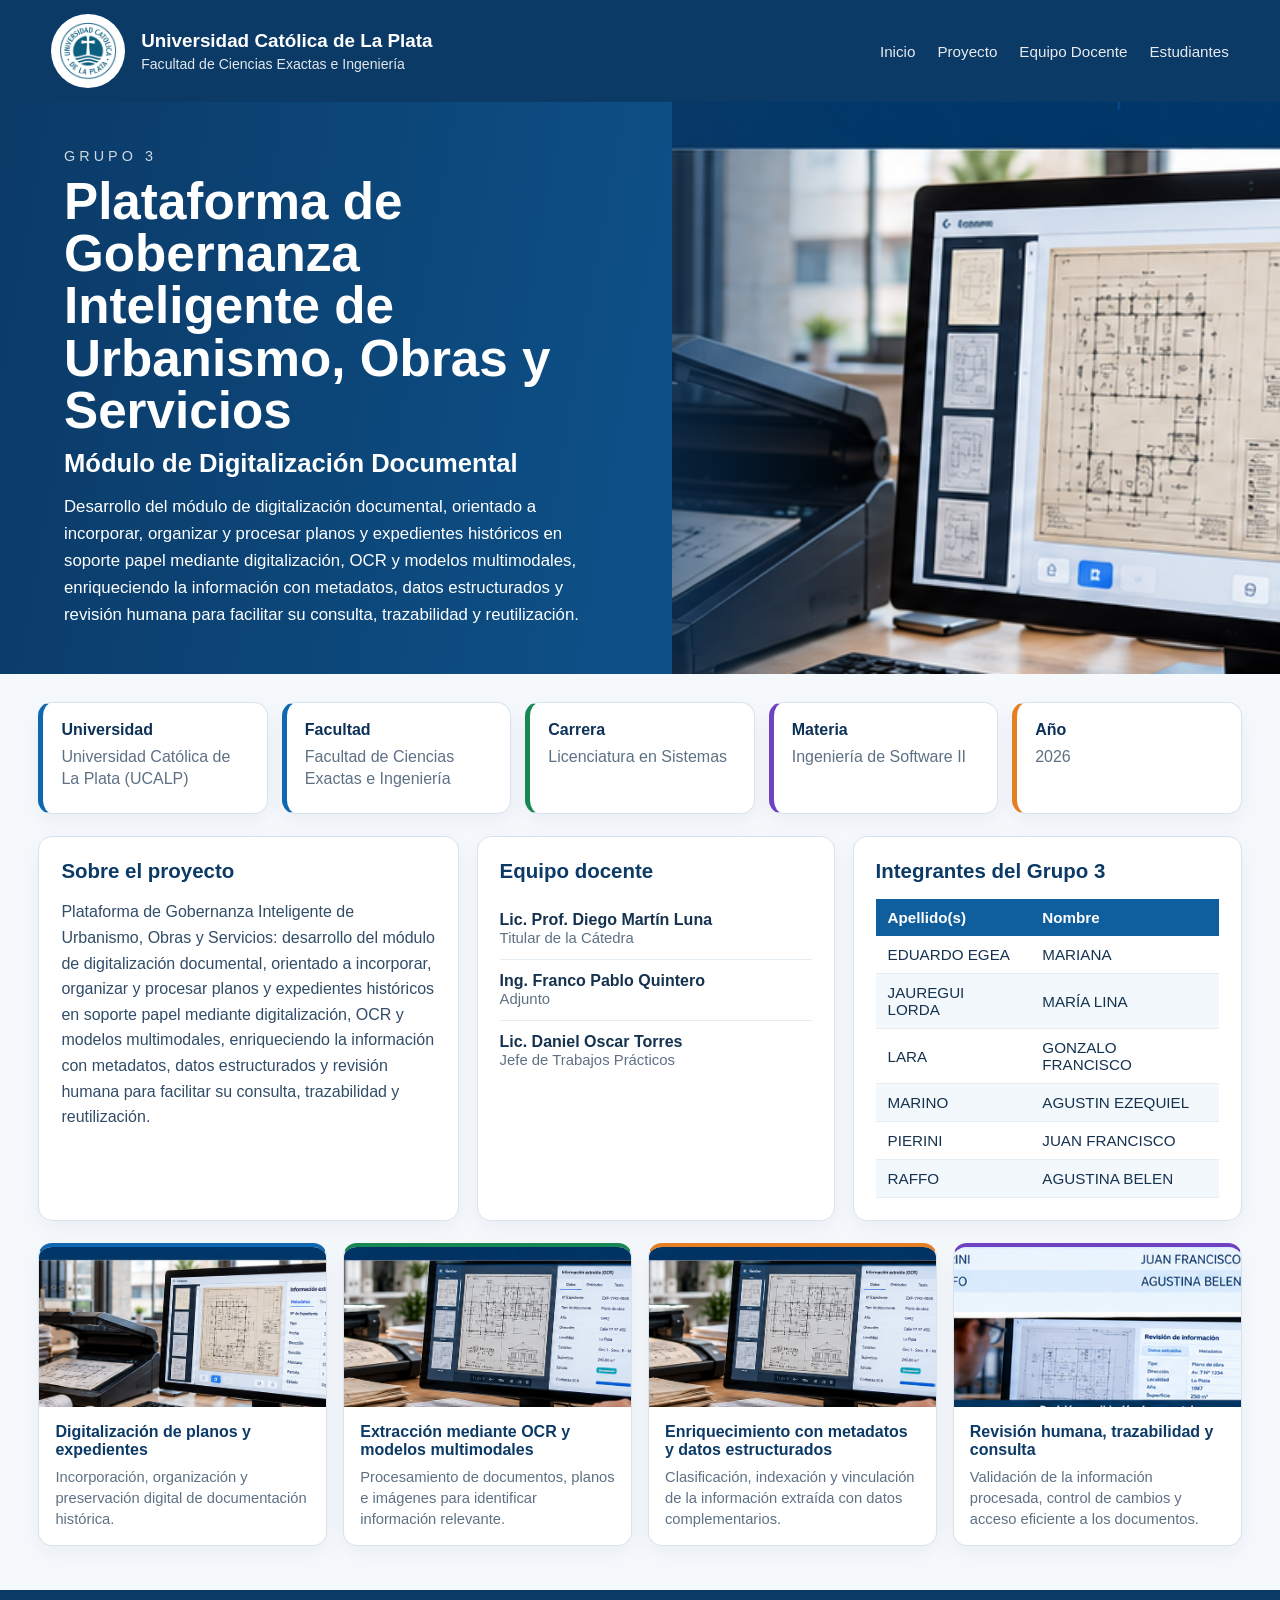
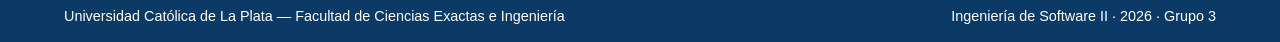
<file: index.html>
<!DOCTYPE html>
<html lang="es">
<head>
  <meta charset="UTF-8" />
  <meta name="viewport" content="width=device-width, initial-scale=1.0" />
  <title>Grupo 3 - Digitalización Documental | Ingeniería de Software II</title>
  <style>
    :root {
      --navy:#0b3a67;
      --blue:#0f67b1;
      --light:#eef6fd;
      --text:#15324f;
      --muted:#5e7184;
      --green:#198754;
      --orange:#e67e22;
      --purple:#6f42c1;
      --white:#ffffff;
      --border:#d7e4ef;
    }

    * { box-sizing:border-box; }

    body {
      margin:0;
      font-family:Arial, Helvetica, sans-serif;
      background:#f6f9fc;
      color:var(--text);
    }

    .page { min-height:100vh; }

    header {
      background:var(--navy);
      color:white;
      padding:14px 4vw;
      display:flex;
      justify-content:space-between;
      align-items:center;
      gap:24px;
      flex-wrap:wrap;
    }

    .brand {
      display:flex;
      align-items:center;
      gap:16px;
    }

    .logo-ucalp {
      background:#ffffff;
      padding:8px;
      border-radius:50%;
      display:flex;
      align-items:center;
      justify-content:center;
      flex:0 0 auto;
    }

    .logo-ucalp img {
      width:58px;
      height:58px;
      object-fit:contain;
      display:block;
    }

    .brand-title {
      font-size:1.18rem;
      font-weight:700;
      line-height:1.2;
    }

    .brand-subtitle {
      font-size:.88rem;
      opacity:.88;
      margin-top:4px;
    }

    nav {
      display:flex;
      gap:22px;
      flex-wrap:wrap;
      font-size:.95rem;
    }

    nav a {
      color:white;
      text-decoration:none;
      opacity:.9;
    }

    nav a:hover { opacity:1; }

    .hero {
      display:grid;
      grid-template-columns:1.05fr .95fr;
      background:linear-gradient(100deg,#0b3a67 0%,#0d4f86 50%,#0c5a95 100%);
      color:white;
      min-height:360px;
    }

    .hero-copy {
      padding:46px 5vw;
      display:flex;
      flex-direction:column;
      justify-content:center;
    }

    .eyebrow {
      letter-spacing:.28em;
      text-transform:uppercase;
      font-size:.9rem;
      opacity:.8;
      margin-bottom:12px;
    }

    h1 {
      margin:0 0 12px;
      font-size:clamp(2rem,4vw,3.5rem);
      line-height:1.02;
    }

    .hero h2 {
      margin:0 0 16px;
      font-size:clamp(1.2rem,2vw,1.8rem);
      font-weight:600;
    }

    .hero p {
      margin:0;
      line-height:1.6;
      font-size:1.05rem;
      max-width:760px;
    }

    .hero-image {
      position:relative;
      overflow:hidden;
      min-height:320px;
    }

    .hero-image img {
      width:100%;
      height:100%;
      object-fit:cover;
      display:block;
    }

    .hero-image::after {
      content:"";
      position:absolute;
      inset:0;
      background:linear-gradient(90deg,rgba(11,58,103,.58),rgba(11,58,103,0) 35%);
      pointer-events:none;
    }

    main {
      width:min(1500px,94%);
      margin:0 auto;
      padding:28px 0 44px;
    }

    .academic-grid {
      display:grid;
      grid-template-columns:repeat(5,1fr);
      gap:14px;
      margin-bottom:22px;
    }

    .academic-card,
    .panel,
    .objective-card {
      background:white;
      border:1px solid var(--border);
      border-radius:14px;
      box-shadow:0 8px 22px rgba(26,74,112,.06);
    }

    .academic-card {
      padding:18px;
      border-left:5px solid var(--blue);
      min-height:112px;
    }

    .academic-card:nth-child(3){ border-left-color:var(--green); }
    .academic-card:nth-child(4){ border-left-color:var(--purple); }
    .academic-card:nth-child(5){ border-left-color:var(--orange); }

    .academic-card strong {
      display:block;
      margin-bottom:7px;
      color:#0d3258;
    }

    .academic-card span {
      color:var(--muted);
      line-height:1.35;
    }

    .content-grid {
      display:grid;
      grid-template-columns:1.08fr .92fr 1fr;
      gap:18px;
      align-items:start;
    }

    .panel {
      padding:22px;
      min-height:100%;
    }

    .panel h3 {
      margin:0 0 16px;
      color:#0b3a67;
      font-size:1.28rem;
    }

    .project-text {
      line-height:1.6;
      color:#314d68;
    }

    .teacher {
      padding:12px 0;
      border-bottom:1px solid #e4edf4;
    }
    .teacher:last-child { border-bottom:none; }
    .teacher strong { display:block; }
    .teacher span { color:var(--muted); font-size:.93rem; }

    table {
      width:100%;
      border-collapse:collapse;
      font-size:.95rem;
    }
    th {
      text-align:left;
      background:#0f5f9f;
      color:white;
      padding:10px 12px;
    }
    td {
      padding:10px 12px;
      border-bottom:1px solid #e4edf4;
    }
    tbody tr:nth-child(even){ background:#f3f8fc; }

    .objectives {
      margin-top:22px;
      display:grid;
      grid-template-columns:repeat(4,1fr);
      gap:16px;
    }

    .objective-card {
      overflow:hidden;
    }

    .objective-card img {
      width:100%;
      height:160px;
      object-fit:cover;
      display:block;
    }

    .objective-body {
      padding:16px;
    }

    .objective-body h4 {
      margin:0 0 8px;
      color:#0b3a67;
      font-size:1rem;
    }

    .objective-body p {
      margin:0;
      color:var(--muted);
      font-size:.92rem;
      line-height:1.4;
    }

    .objective-card:nth-child(1) { border-top:4px solid var(--blue); }
    .objective-card:nth-child(2) { border-top:4px solid var(--green); }
    .objective-card:nth-child(3) { border-top:4px solid var(--orange); }
    .objective-card:nth-child(4) { border-top:4px solid var(--purple); }

    footer {
      background:var(--navy);
      color:white;
      padding:18px 5vw;
      display:flex;
      justify-content:space-between;
      gap:20px;
      flex-wrap:wrap;
      font-size:.9rem;
    }

    @media (max-width:1050px) {
      .academic-grid { grid-template-columns:repeat(2,1fr); }
      .content-grid { grid-template-columns:1fr; }
      .objectives { grid-template-columns:repeat(2,1fr); }
      .hero { grid-template-columns:1fr; }
      .hero-image { max-height:340px; }
    }

    @media (max-width:650px) {
      .academic-grid,
      .objectives { grid-template-columns:1fr; }
      header { align-items:flex-start; }
      nav { gap:12px; }
      .hero-copy { padding:34px 6vw; }
    }
  </style>
</head>
<body>
  <div class="page">
    <header>
      <div class="brand">
        <div class="logo-ucalp">
          <img src="img/logo_ucalp.png" alt="Universidad Católica de La Plata">
        </div>
        <div>
          <div class="brand-title">Universidad Católica de La Plata</div>
          <div class="brand-subtitle">Facultad de Ciencias Exactas e Ingeniería</div>
        </div>
      </div>
      <nav>
        <a href="#inicio">Inicio</a>
        <a href="#proyecto">Proyecto</a>
        <a href="#docentes">Equipo Docente</a>
        <a href="#estudiantes">Estudiantes</a>
      </nav>
    </header>

    <section class="hero" id="inicio">
      <div class="hero-copy">
        <div class="eyebrow">Grupo 3</div>
        <h1>Plataforma de Gobernanza Inteligente de Urbanismo, Obras y Servicios</h1>
        <h2>Módulo de Digitalización Documental</h2>
        <p>
          Desarrollo del módulo de digitalización documental, orientado a incorporar,
          organizar y procesar planos y expedientes históricos en soporte papel mediante
          digitalización, OCR y modelos multimodales, enriqueciendo la información con
          metadatos, datos estructurados y revisión humana para facilitar su consulta,
          trazabilidad y reutilización.
        </p>
      </div>
      <div class="hero-image">
        <img src="img/hero-digitalizacion.png" alt="Digitalización de planos y expedientes históricos">
      </div>
    </section>

    <main>
      <section class="academic-grid">
        <article class="academic-card">
          <strong>Universidad</strong>
          <span>Universidad Católica de La Plata (UCALP)</span>
        </article>
        <article class="academic-card">
          <strong>Facultad</strong>
          <span>Facultad de Ciencias Exactas e Ingeniería</span>
        </article>
        <article class="academic-card">
          <strong>Carrera</strong>
          <span>Licenciatura en Sistemas</span>
        </article>
        <article class="academic-card">
          <strong>Materia</strong>
          <span>Ingeniería de Software II</span>
        </article>
        <article class="academic-card">
          <strong>Año</strong>
          <span>2026</span>
        </article>
      </section>

      <section class="content-grid">
        <article class="panel" id="proyecto">
          <h3>Sobre el proyecto</h3>
          <p class="project-text">
            Plataforma de Gobernanza Inteligente de Urbanismo, Obras y Servicios:
            desarrollo del módulo de digitalización documental, orientado a incorporar,
            organizar y procesar planos y expedientes históricos en soporte papel mediante
            digitalización, OCR y modelos multimodales, enriqueciendo la información con
            metadatos, datos estructurados y revisión humana para facilitar su consulta,
            trazabilidad y reutilización.
          </p>
        </article>

        <article class="panel" id="docentes">
          <h3>Equipo docente</h3>
          <div class="teacher">
            <strong>Lic. Prof. Diego Martín Luna</strong>
            <span>Titular de la Cátedra</span>
          </div>
          <div class="teacher">
            <strong>Ing. Franco Pablo Quintero</strong>
            <span>Adjunto</span>
          </div>
          <div class="teacher">
            <strong>Lic. Daniel Oscar Torres</strong>
            <span>Jefe de Trabajos Prácticos</span>
          </div>
        </article>

        <article class="panel" id="estudiantes">
          <h3>Integrantes del Grupo 3</h3>
          <table>
            <thead>
              <tr>
                <th>Apellido(s)</th>
                <th>Nombre</th>
              </tr>
            </thead>
            <tbody>
              <tr><td>EDUARDO EGEA</td><td>MARIANA</td></tr>
              <tr><td>JAUREGUI LORDA</td><td>MARÍA LINA</td></tr>
              <tr><td>LARA</td><td>GONZALO FRANCISCO</td></tr>
              <tr><td>MARINO</td><td>AGUSTIN EZEQUIEL</td></tr>
              <tr><td>PIERINI</td><td>JUAN FRANCISCO</td></tr>
              <tr><td>RAFFO</td><td>AGUSTINA BELEN</td></tr>
            </tbody>
          </table>
        </article>
      </section>

      <section class="objectives">
        <article class="objective-card">
          <img src="img/hero-digitalizacion.png" alt="Digitalización de planos y expedientes">
          <div class="objective-body">
            <h4>Digitalización de planos y expedientes</h4>
            <p>Incorporación, organización y preservación digital de documentación histórica.</p>
          </div>
        </article>

        <article class="objective-card">
          <img src="img/ocr-documentos.png" alt="Procesamiento OCR y multimodal">
          <div class="objective-body">
            <h4>Extracción mediante OCR y modelos multimodales</h4>
            <p>Procesamiento de documentos, planos e imágenes para identificar información relevante.</p>
          </div>
        </article>

        <article class="objective-card">
          <img src="img/ocr-documentos.png" alt="Metadatos y datos estructurados">
          <div class="objective-body">
            <h4>Enriquecimiento con metadatos y datos estructurados</h4>
            <p>Clasificación, indexación y vinculación de la información extraída con datos complementarios.</p>
          </div>
        </article>

        <article class="objective-card">
          <img src="img/revision-documental.png" alt="Revisión humana y trazabilidad documental">
          <div class="objective-body">
            <h4>Revisión humana, trazabilidad y consulta</h4>
            <p>Validación de la información procesada, control de cambios y acceso eficiente a los documentos.</p>
          </div>
        </article>
      </section>
    </main>

    <footer>
      <div>Universidad Católica de La Plata — Facultad de Ciencias Exactas e Ingeniería</div>
      <div>Ingeniería de Software II · 2026 · Grupo 3</div>
    </footer>
  </div>
</body>
</html>
</file>
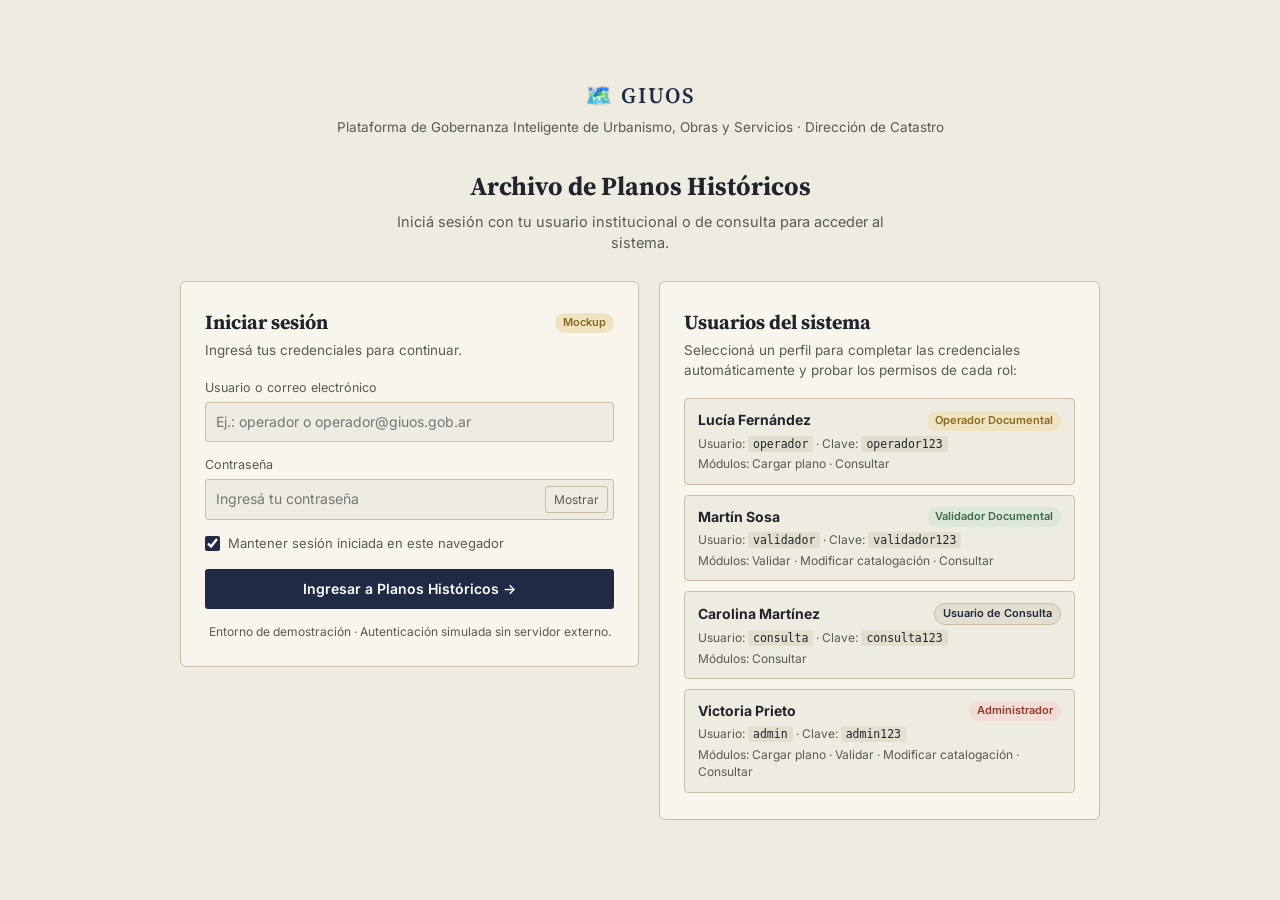
<file: front/index.html>
<!DOCTYPE html>
<html lang="es">
<head>
<meta charset="UTF-8">
<meta name="viewport" content="width=device-width, initial-scale=1, viewport-fit=cover">
<title>GIUOS — Archivo de Planos Históricos | Iniciar sesión</title>
<link rel="preconnect" href="https://fonts.googleapis.com">
<link href="https://fonts.googleapis.com/css2?family=Source+Serif+4:opsz,wght@8..60,400;8..60,600;8..60,700&family=Inter:wght@400;500;600;700&display=swap" rel="stylesheet">
<link rel="stylesheet" href="styles.css">
</head>
<body>

<div class="landing">
  <div class="landing-inner">
    <div class="landing-brand">🗺️ GIUOS</div>
    <div class="landing-brand-sub">Plataforma de Gobernanza Inteligente de Urbanismo, Obras y Servicios · Dirección de Catastro</div>

    <h1>Archivo de Planos Históricos</h1>
    <p class="lede">Iniciá sesión con tu usuario institucional o de consulta para acceder al sistema.</p>

    <div class="login-grid">
      <section class="card login-card" aria-labelledby="login-heading">
        <div class="login-card-head">
          <h2 id="login-heading">Iniciar sesión</h2>
          <span class="badge-mockup">Mockup</span>
        </div>
        <p class="login-sub">Ingresá tus credenciales para continuar.</p>

        <div id="login-msgs" role="alert" aria-live="polite"></div>

        <form id="form-login" novalidate>
          <div class="field">
            <label for="login-usuario">Usuario o correo electrónico</label>
            <input type="text" id="login-usuario" autocomplete="username" placeholder="Ej.: operador o operador@giuos.gob.ar" required>
          </div>
          <div class="field">
            <label for="login-clave">Contraseña</label>
            <div class="password-wrap">
              <input type="password" id="login-clave" autocomplete="current-password" placeholder="Ingresá tu contraseña" required>
              <button type="button" id="toggle-clave" class="password-toggle" aria-pressed="false" aria-label="Mostrar u ocultar contraseña">Mostrar</button>
            </div>
          </div>
          <label class="login-remember">
            <input type="checkbox" id="login-recordar" checked>
            <span>Mantener sesión iniciada en este navegador</span>
          </label>
          <button type="submit" id="btn-login-submit" class="primary login-submit">Ingresar a Planos Históricos →</button>
          <p class="login-mockup-note">Entorno de demostración · Autenticación simulada sin servidor externo.</p>
        </form>

        <div id="login-sesion-activa" hidden></div>
      </section>

      <aside class="card demo-users-card" aria-labelledby="demo-users-heading">
        <h2 id="demo-users-heading">Usuarios del sistema</h2>
        <p class="login-sub">Seleccioná un perfil para completar las credenciales automáticamente y probar los permisos de cada rol:</p>
        <div id="demo-users-list" class="demo-users-list"></div>
      </aside>
    </div>
  </div>
</div>

<script src="js/auth.js"></script>
<script>
  if (window.PH && window.PH.Auth) {
    window.PH.Auth.initLoginPage();
  }
</script>
</body>
</html>
</file>
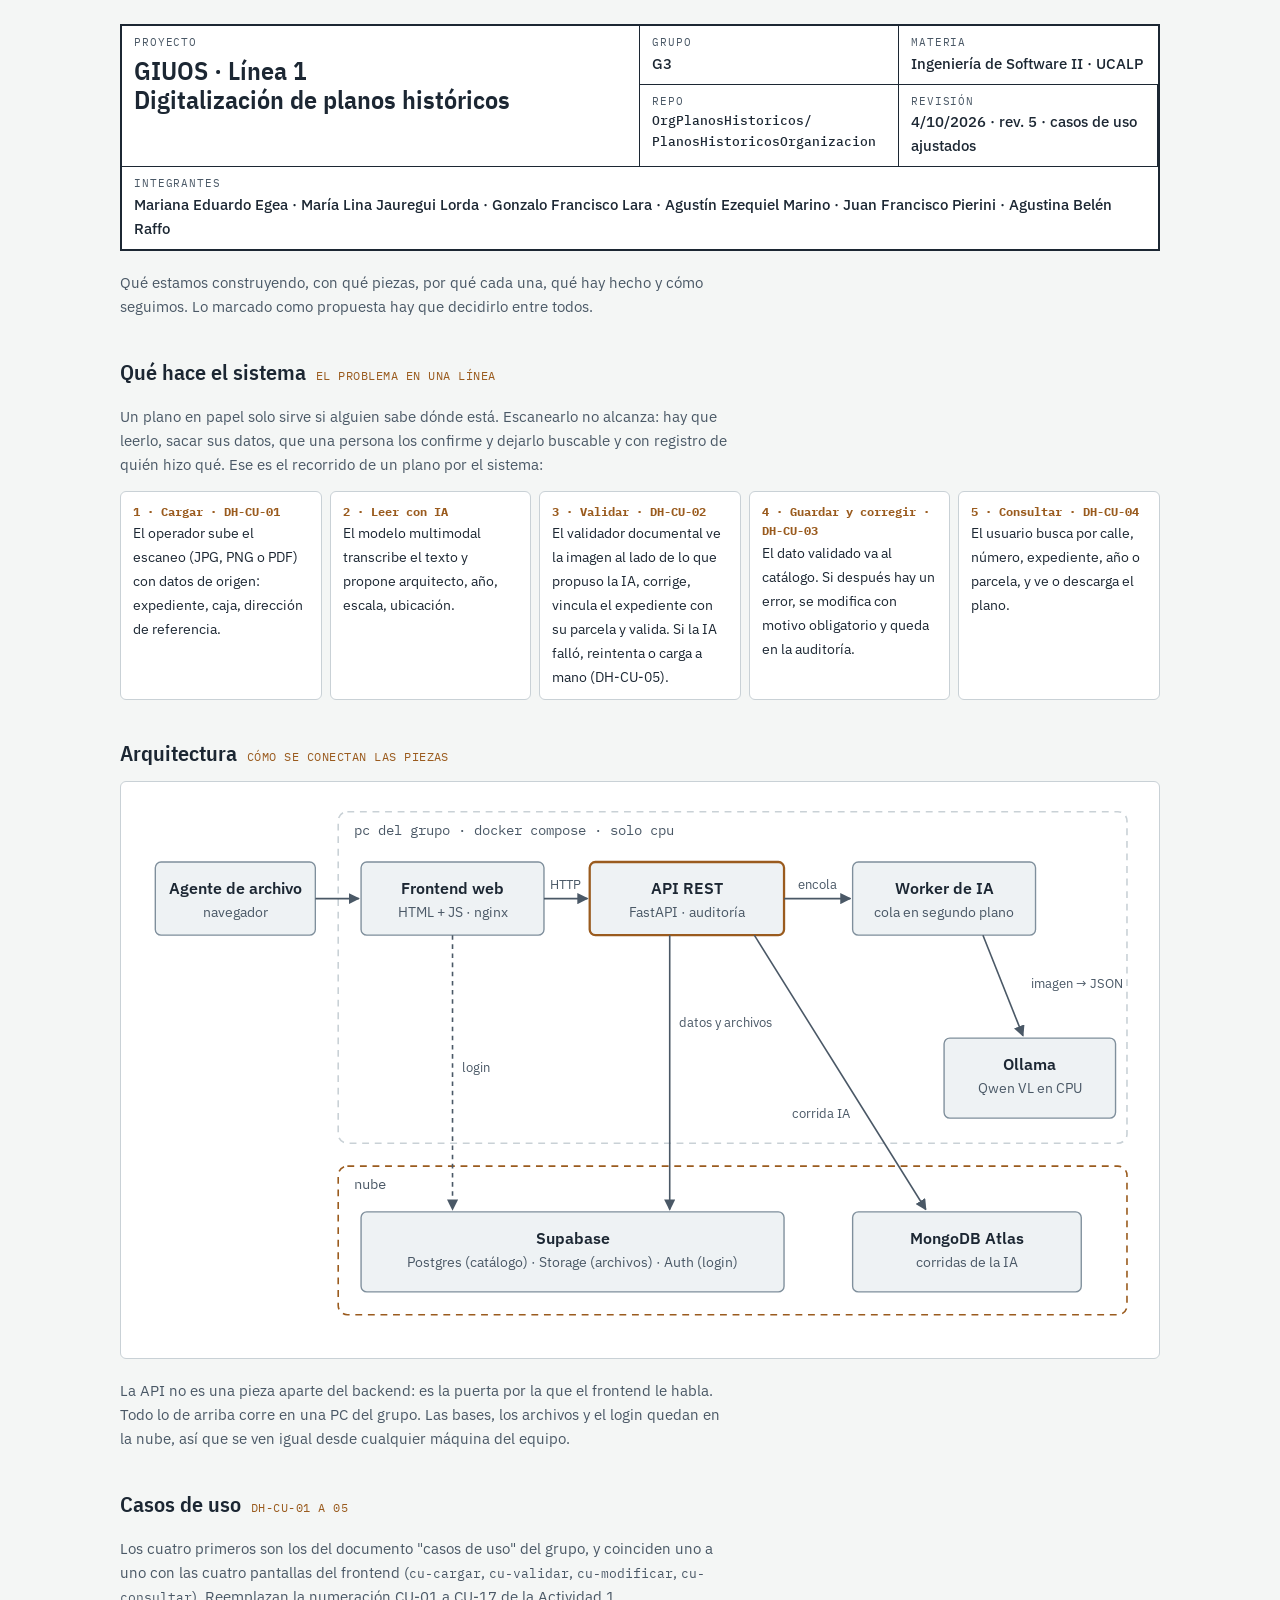
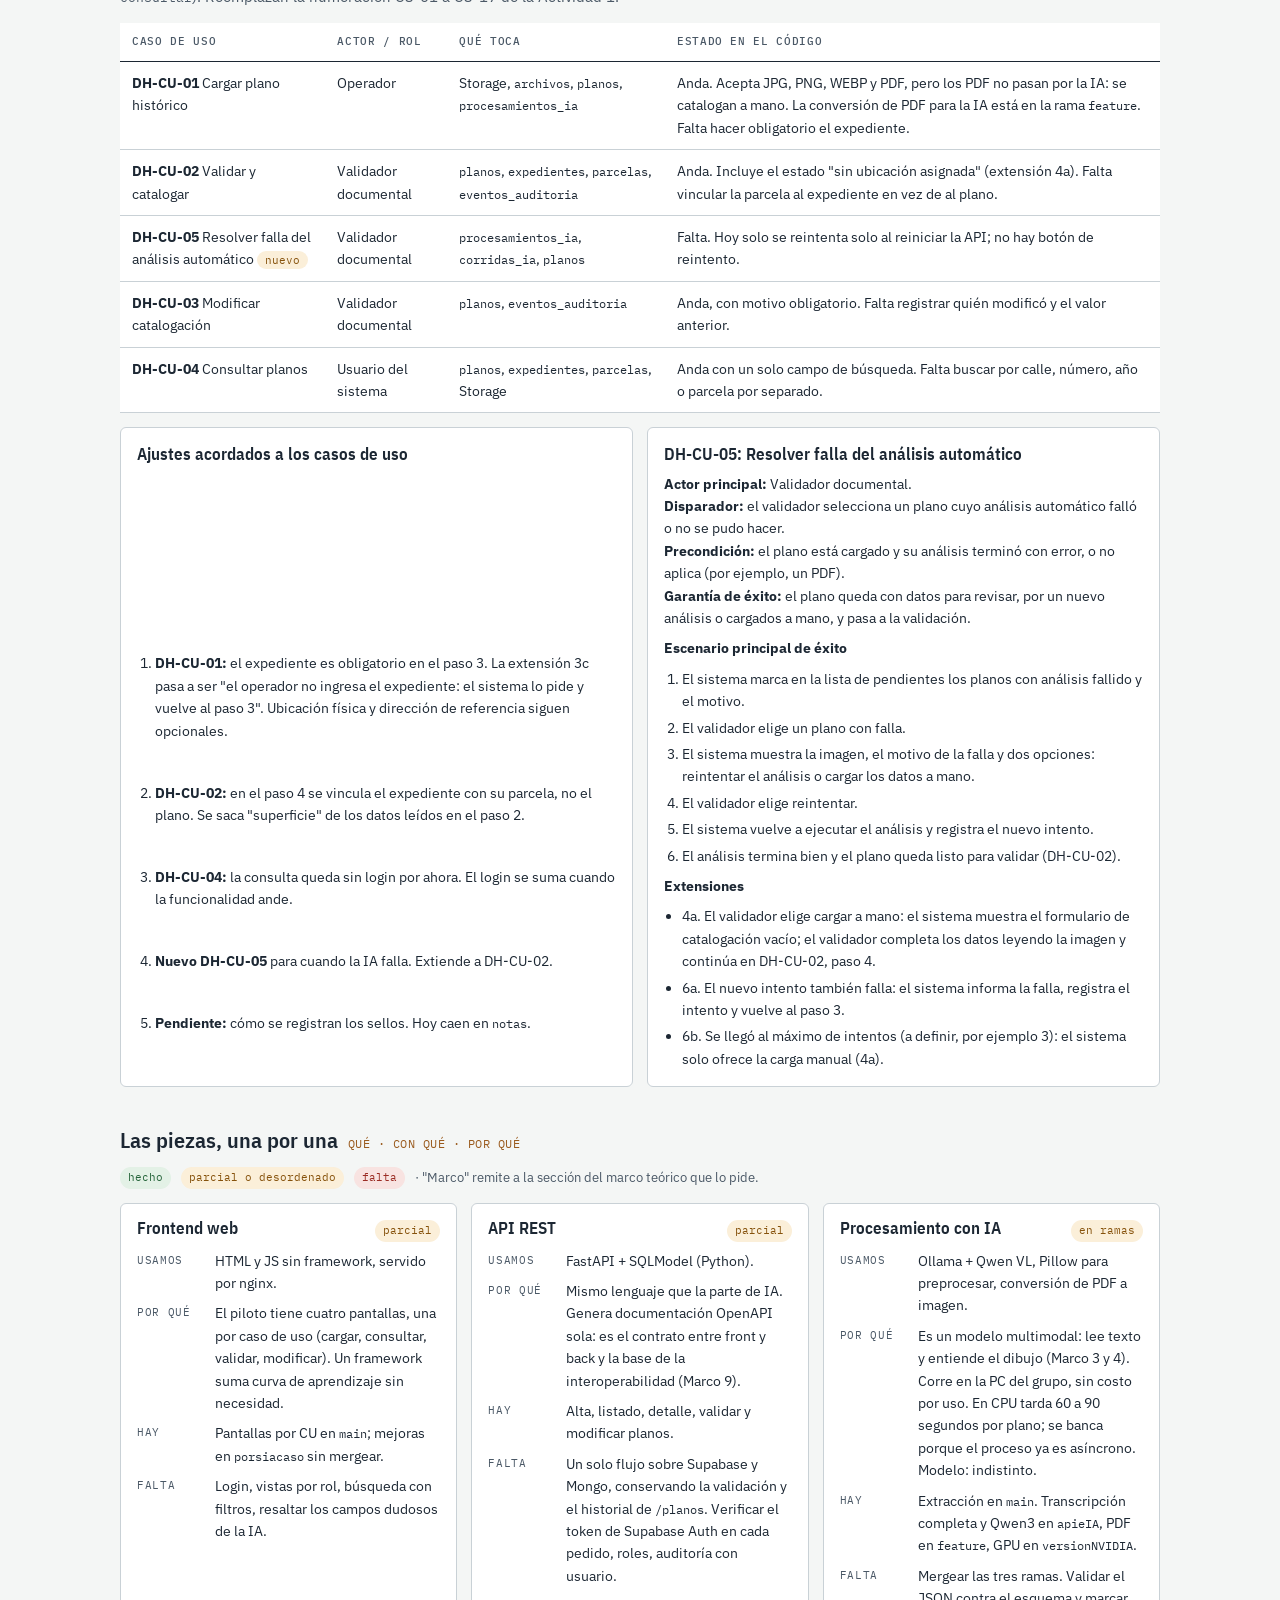
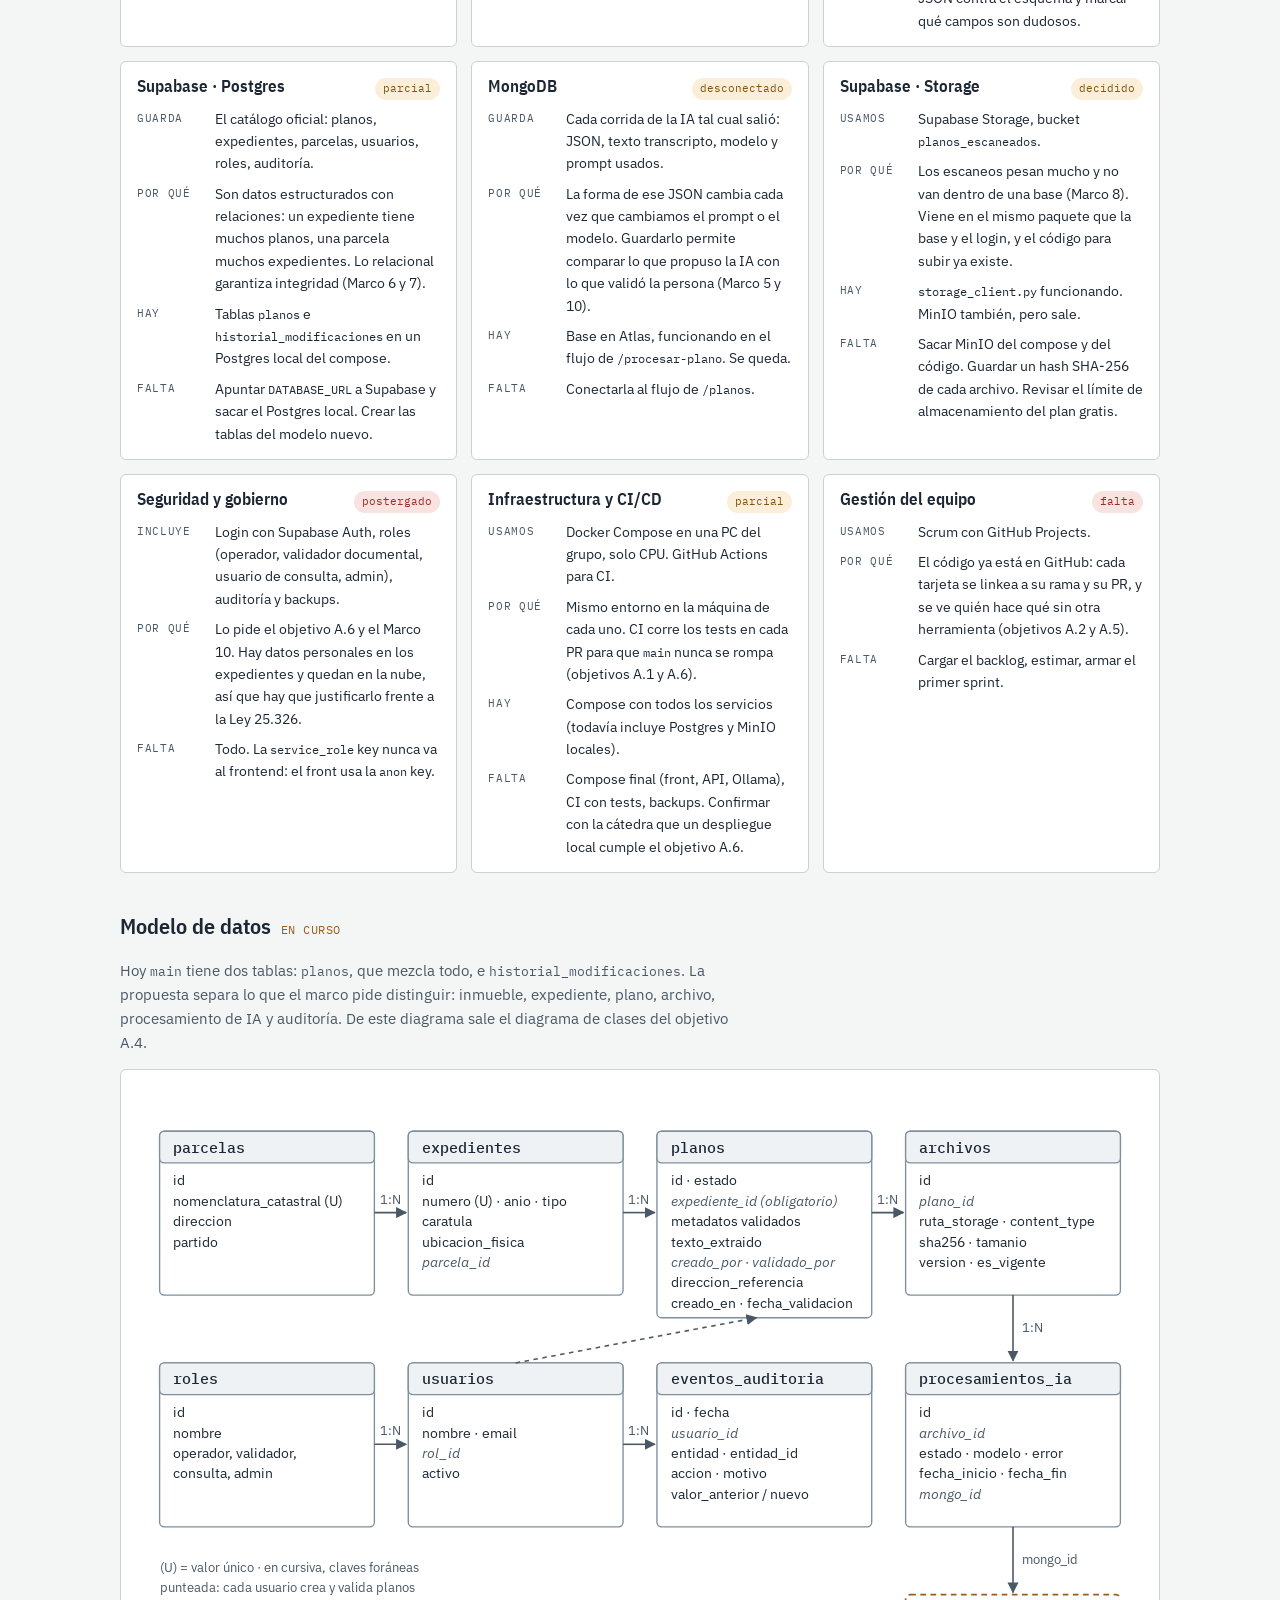
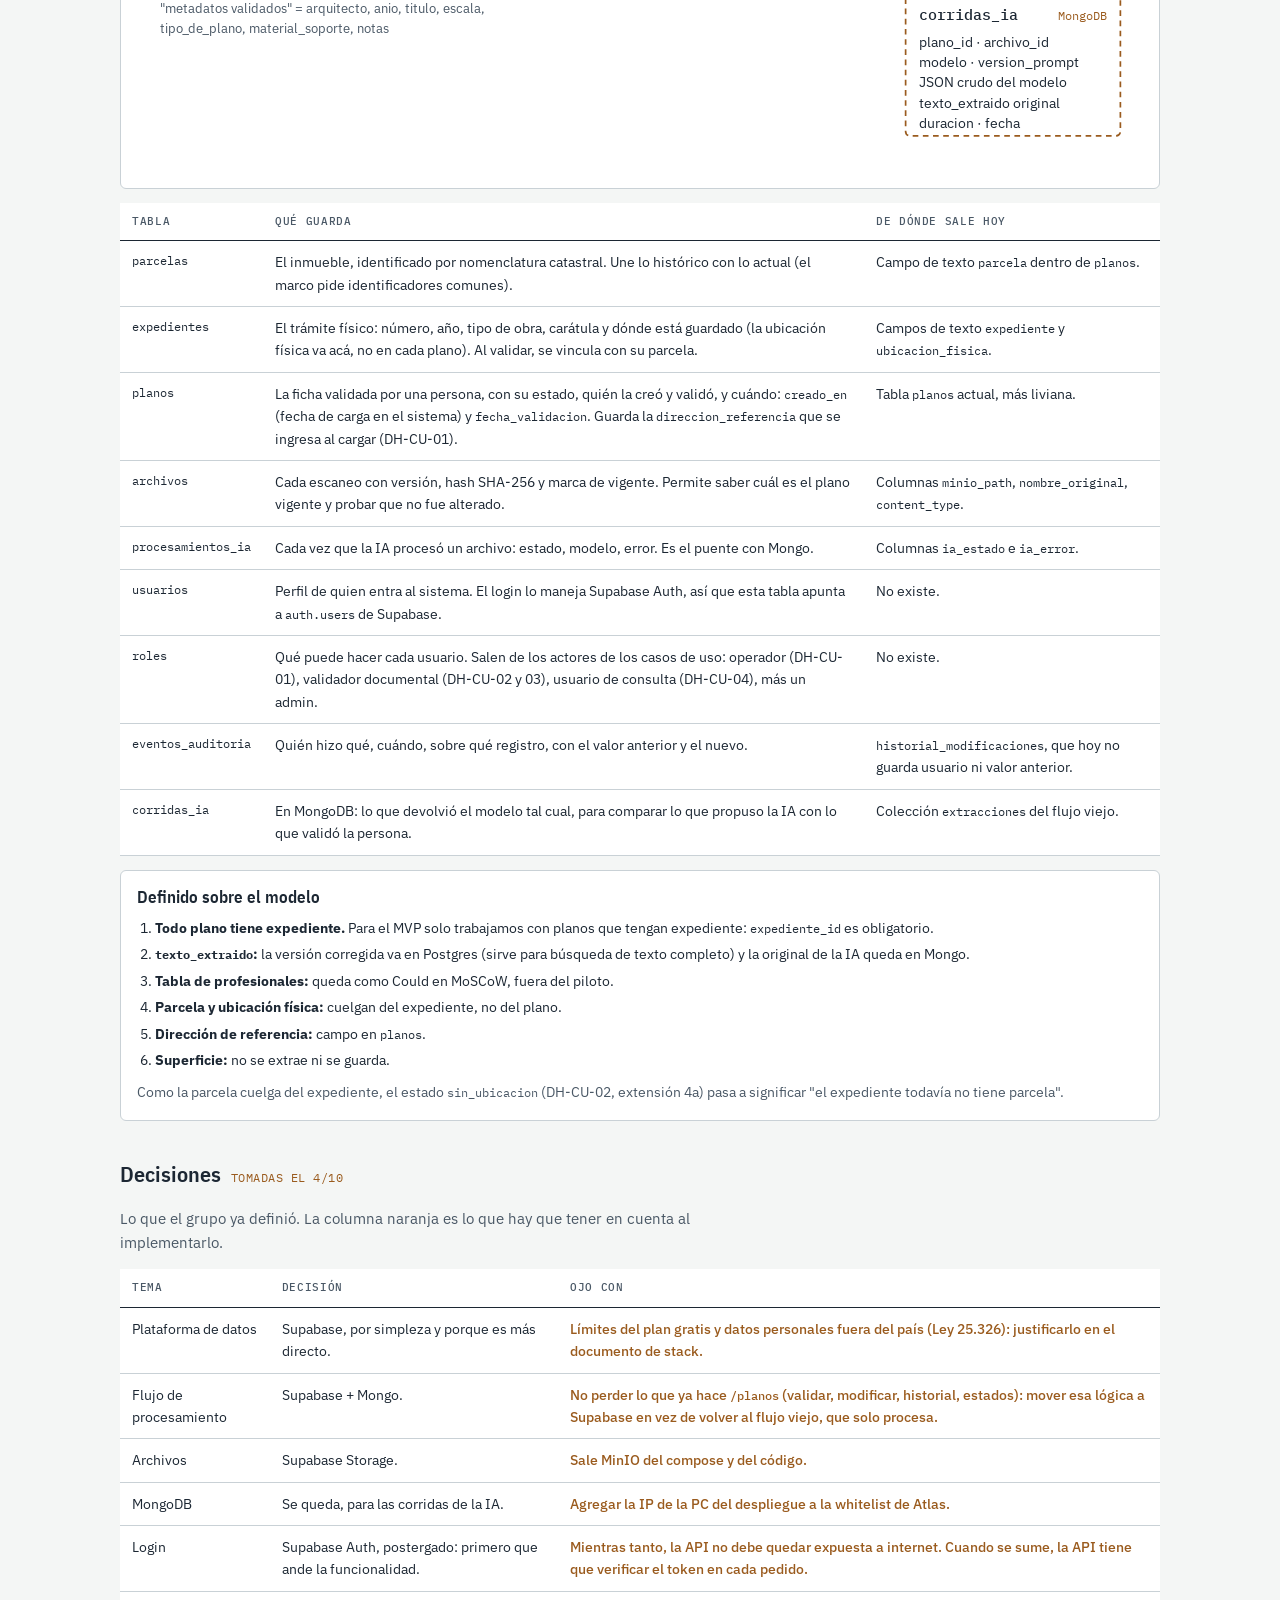
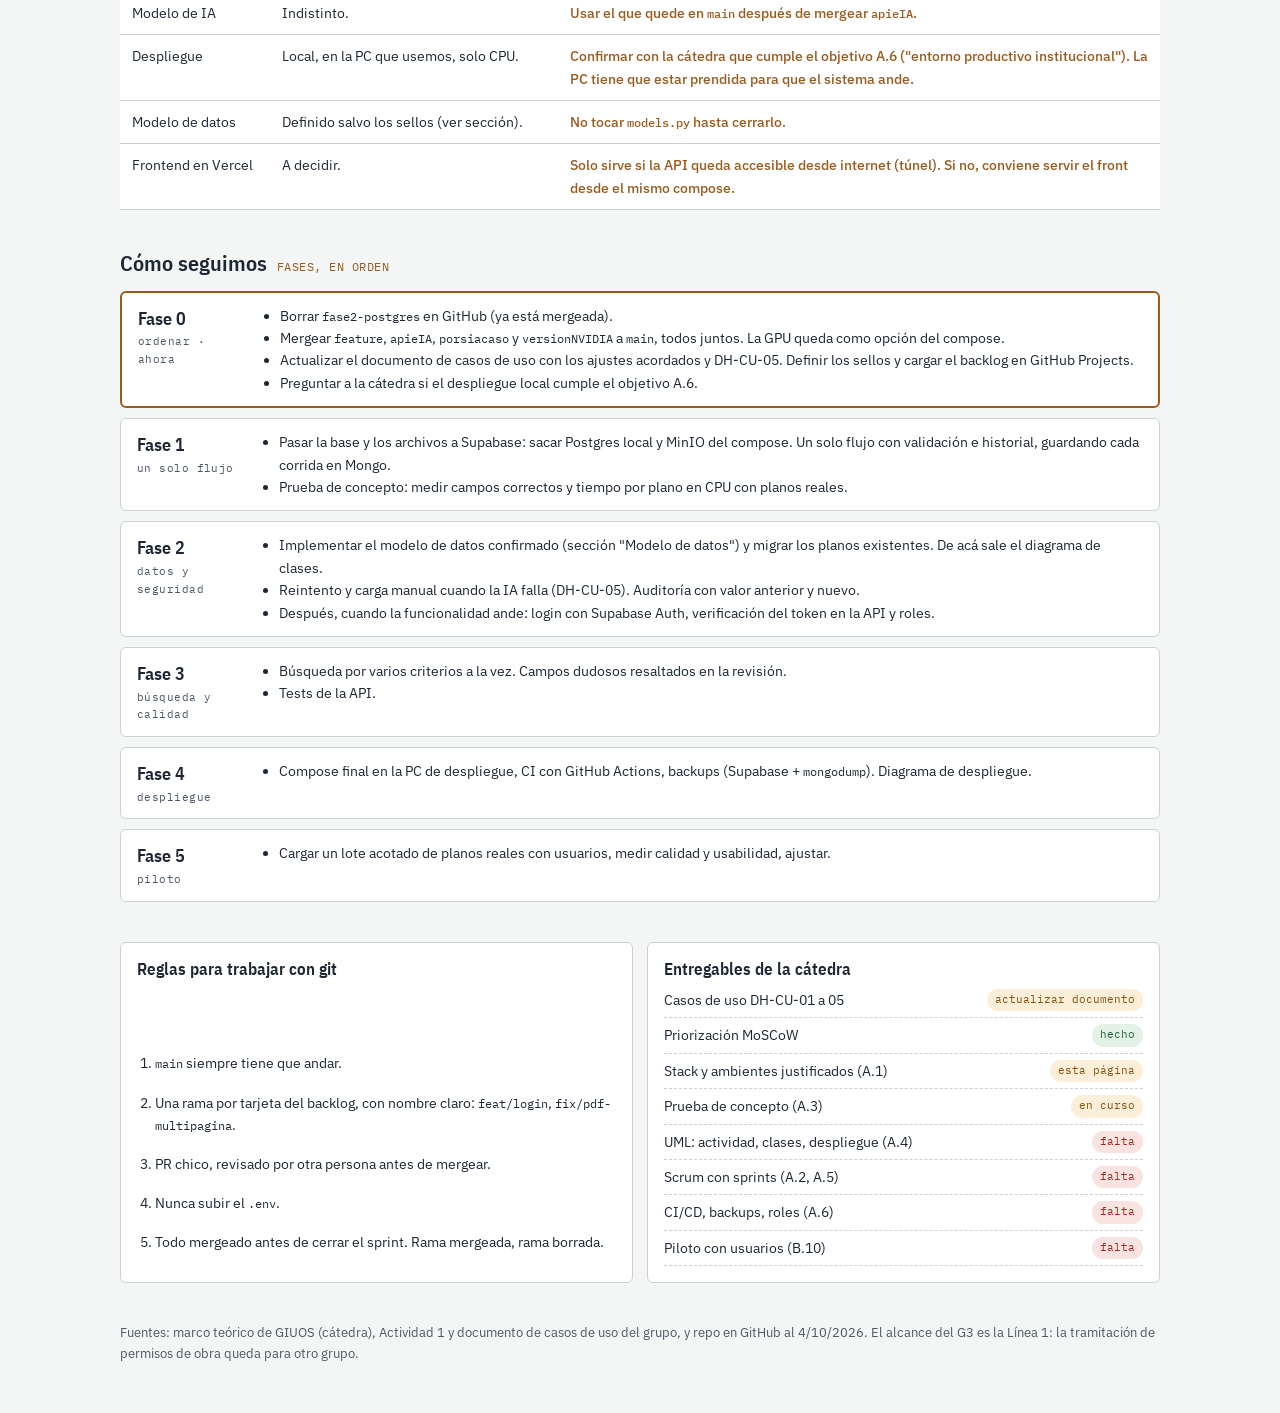
<file: Mapa del proyecto G3.html>
<!doctype html><html><head><meta charset=utf8><meta name=viewport content="width=device-width,initial-scale=1,viewport-fit=cover"><style>:root{color-scheme:light;box-sizing:border-box;padding-top:env(safe-area-inset-top,0px);padding-bottom:env(safe-area-inset-bottom,0px)}html{scroll-padding-top:env(safe-area-inset-top,0px)}body{margin:0;padding:0;font:14px -apple-system,BlinkMacSystemFont,sans-serif;background:#faf9f5;color:#141413}img{max-width:100%}[hidden]:not([hidden=until-found i]){display:none!important}</style></head><body>
<title>Mapa del proyecto G3</title>
<link rel="stylesheet" href="https://fonts.googleapis.com/css2?family=IBM+Plex+Sans+Condensed:wght@500;600&family=IBM+Plex+Sans:wght@400;500;600&family=IBM+Plex+Mono:wght@400;500&display=swap">
<style>
/* Layout: lámina técnica — rótulo de plano como encabezado, esquema de arquitectura, fichas por pieza, tablas de decisiones y fases */
:root{
  --paper:#F4F6F5; --sheet:#FFFFFF; --ink:#1C2733; --ink-2:#4A5866; --line:#C9D1D6; --accent:#9A5B1E;
  --ok-bg:#E3F1E6; --ok:#25643A; --pa-bg:#FBEFD9; --pa:#86520C; --no-bg:#F8E3E1; --no:#9B2C24;
  --box:#EEF2F4; --box-line:#7F8F9C;
  --f-display:"IBM Plex Sans Condensed","Arial Narrow",system-ui,sans-serif;
  --f-body:"IBM Plex Sans",system-ui,-apple-system,"Segoe UI",sans-serif;
  --f-mono:"IBM Plex Mono",ui-monospace,Consolas,monospace;
}
@media (prefers-color-scheme:dark){:root:not([data-theme="light"]){
  --paper:#12181E; --sheet:#1A222A; --ink:#E4E9ED; --ink-2:#A3B0BB; --line:#33404B; --accent:#E0A365;
  --ok-bg:#183524; --ok:#8FD3A4; --pa-bg:#3A2C12; --pa:#F0C47A; --no-bg:#3E1D1A; --no:#F1A39B;
  --box:#212C35; --box-line:#6F8292; color-scheme:dark}}
:root[data-theme="dark"]{
  --paper:#12181E; --sheet:#1A222A; --ink:#E4E9ED; --ink-2:#A3B0BB; --line:#33404B; --accent:#E0A365;
  --ok-bg:#183524; --ok:#8FD3A4; --pa-bg:#3A2C12; --pa:#F0C47A; --no-bg:#3E1D1A; --no:#F1A39B;
  --box:#212C35; --box-line:#6F8292; color-scheme:dark}
*{box-sizing:border-box}
body{background:var(--paper);color:var(--ink);font-family:var(--f-body);font-size:15px;line-height:1.6;padding-inline:16px;padding-block:24px 48px}
.wrap{max-width:1040px;margin:0 auto;display:grid;gap:40px}
h1,h2,h3{font-family:var(--f-display);font-weight:600;text-wrap:balance;margin:0;line-height:1.2}
h1{font-size:30px}
h2{font-size:22px;display:flex;align-items:baseline;gap:10px}
h2 .tag{font-family:var(--f-mono);font-size:12px;font-weight:400;color:var(--accent);letter-spacing:.04em}
h3{font-size:17px}
p{margin:0}
.lead{color:var(--ink-2);max-width:68ch;margin-top:6px}
section{display:grid;gap:14px}
code,.mono{font-family:var(--f-mono);font-size:.88em}

.rotulo{border:2px solid var(--ink);background:var(--sheet);display:grid;grid-template-columns:2fr 1fr 1fr}
.rotulo>div{border-right:1px solid var(--ink);border-bottom:1px solid var(--ink);padding:8px 12px;min-width:0}
.rotulo .k{font-family:var(--f-mono);font-size:11px;letter-spacing:.08em;text-transform:uppercase;color:var(--ink-2)}
.rotulo .v{font-weight:500}
.rotulo .main{grid-row:span 2}
.rotulo .main .v{font-family:var(--f-display);font-size:26px;font-weight:600;line-height:1.15;margin-top:4px}
.rotulo .wide{grid-column:1/-1;border-bottom:0}
.rotulo>div:nth-child(3n){border-right:0}
@media (max-width:640px){.rotulo{grid-template-columns:1fr 1fr}.rotulo .main{grid-column:1/-1;grid-row:auto}.rotulo>div{border-right:1px solid var(--ink)}.rotulo>div:nth-child(even){border-right:0}}

.sheet{background:var(--sheet);border:1px solid var(--line);border-radius:6px;padding:16px}
.scroll{overflow-x:auto}
svg text{font-family:var(--f-body)}
.n rect{fill:var(--box);stroke:var(--box-line);stroke-width:1.2}
.n .t{fill:var(--ink);font-size:14px;font-weight:600}
.n .s{fill:var(--ink-2);font-size:12px}
.n.hot rect{stroke:var(--accent);stroke-width:2}
.edge{stroke:var(--ink-2);stroke-width:1.4;fill:none}
.elab{fill:var(--ink-2);font-size:11.5px}
.bound{fill:none;stroke:var(--line);stroke-width:1.4;stroke-dasharray:6 5}
.blab{fill:var(--ink-2);font-size:12px;font-family:var(--f-mono)}
.bound.cloud{stroke:var(--accent)}
#arrow path{fill:var(--ink-2)}
.er .bx{fill:var(--sheet);stroke:var(--box-line);stroke-width:1.2}
.er .hd{fill:var(--box);stroke:var(--box-line);stroke-width:1.2}
.er .hn{fill:var(--ink);font-family:var(--f-mono);font-size:13px;font-weight:500}
.er .cl{fill:var(--ink);font-size:12px}
.er .fk{fill:var(--ink-2);font-size:12px;font-style:italic}
.er.mg .bx{stroke:var(--accent);stroke-dasharray:5 4;stroke-width:1.5}
.er .hn2{fill:var(--ink);font-family:var(--f-mono);font-size:13px;font-weight:500}
.er .tagm{fill:var(--accent);font-family:var(--f-mono);font-size:11px}

.flow{display:flex;flex-wrap:wrap;gap:8px;align-items:stretch}
.step{flex:1 1 150px;min-width:0;background:var(--sheet);border:1px solid var(--line);border-radius:6px;padding:10px 12px}
.step b{font-family:var(--f-mono);font-size:12px;color:var(--accent);display:block}
.step span{font-size:14px}

.cards{display:grid;grid-template-columns:repeat(auto-fill,minmax(310px,1fr));gap:14px}
.card{background:var(--sheet);border:1px solid var(--line);border-radius:6px;padding:14px 16px;display:grid;gap:8px;align-content:start;min-width:0}
.card header{display:flex;justify-content:space-between;align-items:baseline;gap:8px}
.row{display:grid;grid-template-columns:70px 1fr;gap:8px;font-size:14px}
.row .k{font-family:var(--f-mono);font-size:11px;letter-spacing:.06em;text-transform:uppercase;color:var(--ink-2);padding-top:2px}
.pill{font-family:var(--f-mono);font-size:11px;padding:2px 8px;border-radius:999px;white-space:nowrap}
.ok{background:var(--ok-bg);color:var(--ok)} .pa{background:var(--pa-bg);color:var(--pa)} .no{background:var(--no-bg);color:var(--no)}
.legend{display:flex;gap:10px;flex-wrap:wrap;font-size:13px;color:var(--ink-2);align-items:center}

table{border-collapse:collapse;width:100%;min-width:720px;background:var(--sheet);font-size:14px}
th,td{text-align:left;vertical-align:top;padding:10px 12px;border-bottom:1px solid var(--line)}
th{font-family:var(--f-mono);font-size:11px;letter-spacing:.06em;text-transform:uppercase;color:var(--ink-2);font-weight:500;border-bottom:1.5px solid var(--ink)}
td.prop{color:var(--accent);font-weight:500}

.phases{display:grid;gap:10px}
.phase{display:grid;grid-template-columns:110px 1fr;gap:14px;background:var(--sheet);border:1px solid var(--line);border-radius:6px;padding:12px 16px}
.phase .id{font-family:var(--f-display);font-weight:600;font-size:18px}
.phase .id small{display:block;font-family:var(--f-mono);font-size:11px;font-weight:400;color:var(--ink-2);letter-spacing:.04em}
.phase ul{margin:0;padding-left:18px;font-size:14px}
.phase.now{border-color:var(--accent);border-width:2px}
@media (max-width:560px){.phase{grid-template-columns:1fr;gap:6px}}

.two{display:grid;grid-template-columns:1fr 1fr;gap:14px}
@media (max-width:760px){.two{grid-template-columns:1fr}}
.list{margin:0;padding-left:18px;font-size:14px;display:grid;gap:4px}
.check{list-style:none;padding:0;margin:0;display:grid;gap:6px;font-size:14px}
.check li{display:flex;justify-content:space-between;gap:10px;border-bottom:1px dashed var(--line);padding-bottom:6px}
footer{font-size:13px;color:var(--ink-2)}
</style>

<div class="wrap">

<header style="display:grid;gap:14px">
  <div class="rotulo">
    <div class="main"><div class="k">Proyecto</div><div class="v">GIUOS · Línea 1<br>Digitalización de planos históricos</div></div>
    <div><div class="k">Grupo</div><div class="v">G3</div></div>
    <div><div class="k">Materia</div><div class="v">Ingeniería de Software II · UCALP</div></div>
    <div><div class="k">Repo</div><div class="v mono">OrgPlanosHistoricos/<wbr>PlanosHistoricosOrganizacion</div></div>
    <div><div class="k">Revisión</div><div class="v">4/10/2026 · rev. 5 · casos de uso ajustados</div></div>
    <div class="wide"><div class="k">Integrantes</div><div class="v">Mariana Eduardo Egea · María Lina Jauregui Lorda · Gonzalo Francisco Lara · Agustín Ezequiel Marino · Juan Francisco Pierini · Agustina Belén Raffo</div></div>
  </div>
  <p class="lead">Qué estamos construyendo, con qué piezas, por qué cada una, qué hay hecho y cómo seguimos. Lo marcado como propuesta hay que decidirlo entre todos.</p>
</header>

<section>
  <h2>Qué hace el sistema <span class="tag">EL PROBLEMA EN UNA LÍNEA</span></h2>
  <p class="lead">Un plano en papel solo sirve si alguien sabe dónde está. Escanearlo no alcanza: hay que leerlo, sacar sus datos, que una persona los confirme y dejarlo buscable y con registro de quién hizo qué. Ese es el recorrido de un plano por el sistema:</p>
  <div class="flow">
    <div class="step"><b>1 · Cargar · DH-CU-01</b><span>El operador sube el escaneo (JPG, PNG o PDF) con datos de origen: expediente, caja, dirección de referencia.</span></div>
    <div class="step"><b>2 · Leer con IA</b><span>El modelo multimodal transcribe el texto y propone arquitecto, año, escala, ubicación.</span></div>
    <div class="step"><b>3 · Validar · DH-CU-02</b><span>El validador documental ve la imagen al lado de lo que propuso la IA, corrige, vincula el expediente con su parcela y valida. Si la IA falló, reintenta o carga a mano (DH-CU-05).</span></div>
    <div class="step"><b>4 · Guardar y corregir · DH-CU-03</b><span>El dato validado va al catálogo. Si después hay un error, se modifica con motivo obligatorio y queda en la auditoría.</span></div>
    <div class="step"><b>5 · Consultar · DH-CU-04</b><span>El usuario busca por calle, número, expediente, año o parcela, y ve o descarga el plano.</span></div>
  </div>
</section>

<section>
  <h2>Arquitectura <span class="tag">CÓMO SE CONECTAN LAS PIEZAS</span></h2>
  <div class="sheet scroll">
    <svg viewBox="0 0 880 470" width="100%" style="min-width:760px" role="img" aria-label="Diagrama de arquitectura: en la PC del grupo corren el frontend, la API, el worker de IA y Ollama con Docker Compose; en la nube están Supabase (Postgres, Storage y Auth) y MongoDB Atlas. El frontend hace login con Supabase Auth y llama a la API; la API guarda en Supabase y en Mongo.">
      <defs><marker id="arrow" viewBox="0 0 10 10" refX="9" refY="5" markerWidth="7" markerHeight="7" orient="auto-start-reverse"><path d="M0 0L10 5L0 10z"/></marker></defs>
      <rect class="bound" x="176" y="12" width="690" height="290" rx="8"/>
      <text class="blab" x="190" y="32">pc del grupo · docker compose · solo cpu</text>
      <rect class="bound cloud" x="176" y="322" width="690" height="130" rx="8"/>
      <text class="blab" x="190" y="342">nube</text>

      <g class="n"><rect x="16" y="56" width="140" height="64" rx="5"/><text class="t" x="86" y="84" text-anchor="middle">Agente de archivo</text><text class="s" x="86" y="104" text-anchor="middle">navegador</text></g>
      <g class="n"><rect x="196" y="56" width="160" height="64" rx="5"/><text class="t" x="276" y="84" text-anchor="middle">Frontend web</text><text class="s" x="276" y="104" text-anchor="middle">HTML + JS · nginx</text></g>
      <g class="n hot"><rect x="396" y="56" width="170" height="64" rx="5"/><text class="t" x="481" y="84" text-anchor="middle">API REST</text><text class="s" x="481" y="104" text-anchor="middle">FastAPI · auditoría</text></g>
      <g class="n"><rect x="626" y="56" width="160" height="64" rx="5"/><text class="t" x="706" y="84" text-anchor="middle">Worker de IA</text><text class="s" x="706" y="104" text-anchor="middle">cola en segundo plano</text></g>
      <g class="n"><rect x="706" y="210" width="150" height="70" rx="5"/><text class="t" x="781" y="238" text-anchor="middle">Ollama</text><text class="s" x="781" y="258" text-anchor="middle">Qwen VL en CPU</text></g>

      <g class="n"><rect x="196" y="362" width="370" height="70" rx="5"/><text class="t" x="381" y="390" text-anchor="middle">Supabase</text><text class="s" x="381" y="410" text-anchor="middle">Postgres (catálogo) · Storage (archivos) · Auth (login)</text></g>
      <g class="n"><rect x="626" y="362" width="200" height="70" rx="5"/><text class="t" x="726" y="390" text-anchor="middle">MongoDB Atlas</text><text class="s" x="726" y="410" text-anchor="middle">corridas de la IA</text></g>

      <path class="edge" d="M156 88H194" marker-end="url(#arrow)"/>
      <path class="edge" d="M356 88H394" marker-end="url(#arrow)"/><text class="elab" x="375" y="80" text-anchor="middle">HTTP</text>
      <path class="edge" d="M566 88H624" marker-end="url(#arrow)"/><text class="elab" x="595" y="80" text-anchor="middle">encola</text>
      <path class="edge" d="M740 120L775 208" marker-end="url(#arrow)"/><text class="elab" x="782" y="166">imagen → JSON</text>
      <path class="edge" d="M276 120V360" marker-end="url(#arrow)" stroke-dasharray="4 4"/><text class="elab" x="284" y="240">login</text>
      <path class="edge" d="M466 120V360" marker-end="url(#arrow)"/><text class="elab" x="474" y="200">datos y archivos</text>
      <path class="edge" d="M540 120L690 360" marker-end="url(#arrow)"/><text class="elab" x="624" y="280" text-anchor="end">corrida IA</text>
    </svg>
  </div>
  <p class="lead">La API no es una pieza aparte del backend: es la puerta por la que el frontend le habla. Todo lo de arriba corre en una PC del grupo. Las bases, los archivos y el login quedan en la nube, así que se ven igual desde cualquier máquina del equipo.</p>
</section>

<section>
  <h2>Casos de uso <span class="tag">DH-CU-01 A 05</span></h2>
  <p class="lead">Los cuatro primeros son los del documento "casos de uso" del grupo, y coinciden uno a uno con las cuatro pantallas del frontend (<span class="mono">cu-cargar</span>, <span class="mono">cu-validar</span>, <span class="mono">cu-modificar</span>, <span class="mono">cu-consultar</span>). Reemplazan la numeración CU-01 a CU-17 de la Actividad 1.</p>
  <div class="scroll"><table>
    <thead><tr><th>Caso de uso</th><th>Actor / rol</th><th>Qué toca</th><th>Estado en el código</th></tr></thead>
    <tbody>
      <tr><td><b>DH-CU-01</b> Cargar plano histórico</td><td>Operador</td><td>Storage, <span class="mono">archivos</span>, <span class="mono">planos</span>, <span class="mono">procesamientos_ia</span></td><td>Anda. Acepta JPG, PNG, WEBP y PDF, pero los PDF no pasan por la IA: se catalogan a mano. La conversión de PDF para la IA está en la rama <span class="mono">feature</span>. Falta hacer obligatorio el expediente.</td></tr>
      <tr><td><b>DH-CU-02</b> Validar y catalogar</td><td>Validador documental</td><td><span class="mono">planos</span>, <span class="mono">expedientes</span>, <span class="mono">parcelas</span>, <span class="mono">eventos_auditoria</span></td><td>Anda. Incluye el estado "sin ubicación asignada" (extensión 4a). Falta vincular la parcela al expediente en vez de al plano.</td></tr>
      <tr><td><b>DH-CU-05</b> Resolver falla del análisis automático <span class="pill pa">nuevo</span></td><td>Validador documental</td><td><span class="mono">procesamientos_ia</span>, <span class="mono">corridas_ia</span>, <span class="mono">planos</span></td><td>Falta. Hoy solo se reintenta solo al reiniciar la API; no hay botón de reintento.</td></tr>
      <tr><td><b>DH-CU-03</b> Modificar catalogación</td><td>Validador documental</td><td><span class="mono">planos</span>, <span class="mono">eventos_auditoria</span></td><td>Anda, con motivo obligatorio. Falta registrar quién modificó y el valor anterior.</td></tr>
      <tr><td><b>DH-CU-04</b> Consultar planos</td><td>Usuario del sistema</td><td><span class="mono">planos</span>, <span class="mono">expedientes</span>, <span class="mono">parcelas</span>, Storage</td><td>Anda con un solo campo de búsqueda. Falta buscar por calle, número, año o parcela por separado.</td></tr>
    </tbody>
  </table></div>
  <div class="two">
  <div class="sheet" style="display:grid;gap:10px">
    <h3>Ajustes acordados a los casos de uso</h3>
    <ol class="list">
      <li><b>DH-CU-01:</b> el expediente es obligatorio en el paso 3. La extensión 3c pasa a ser "el operador no ingresa el expediente: el sistema lo pide y vuelve al paso 3". Ubicación física y dirección de referencia siguen opcionales.</li>
      <li><b>DH-CU-02:</b> en el paso 4 se vincula el expediente con su parcela, no el plano. Se saca "superficie" de los datos leídos en el paso 2.</li>
      <li><b>DH-CU-04:</b> la consulta queda sin login por ahora. El login se suma cuando la funcionalidad ande.</li>
      <li><b>Nuevo DH-CU-05</b> para cuando la IA falla. Extiende a DH-CU-02.</li>
      <li><b>Pendiente:</b> cómo se registran los sellos. Hoy caen en <span class="mono">notas</span>.</li>
    </ol>
  </div>
  <div class="sheet" style="display:grid;gap:8px;font-size:14px">
    <h3>DH-CU-05: Resolver falla del análisis automático</h3>
    <p><b>Actor principal:</b> Validador documental.<br><b>Disparador:</b> el validador selecciona un plano cuyo análisis automático falló o no se pudo hacer.<br><b>Precondición:</b> el plano está cargado y su análisis terminó con error, o no aplica (por ejemplo, un PDF).<br><b>Garantía de éxito:</b> el plano queda con datos para revisar, por un nuevo análisis o cargados a mano, y pasa a la validación.</p>
    <p><b>Escenario principal de éxito</b></p>
    <ol class="list">
      <li>El sistema marca en la lista de pendientes los planos con análisis fallido y el motivo.</li>
      <li>El validador elige un plano con falla.</li>
      <li>El sistema muestra la imagen, el motivo de la falla y dos opciones: reintentar el análisis o cargar los datos a mano.</li>
      <li>El validador elige reintentar.</li>
      <li>El sistema vuelve a ejecutar el análisis y registra el nuevo intento.</li>
      <li>El análisis termina bien y el plano queda listo para validar (DH-CU-02).</li>
    </ol>
    <p><b>Extensiones</b></p>
    <ul class="list">
      <li>4a. El validador elige cargar a mano: el sistema muestra el formulario de catalogación vacío; el validador completa los datos leyendo la imagen y continúa en DH-CU-02, paso 4.</li>
      <li>6a. El nuevo intento también falla: el sistema informa la falla, registra el intento y vuelve al paso 3.</li>
      <li>6b. Se llegó al máximo de intentos (a definir, por ejemplo 3): el sistema solo ofrece la carga manual (4a).</li>
    </ul>
  </div>
</div>
</section>

<section>
  <h2>Las piezas, una por una <span class="tag">QUÉ · CON QUÉ · POR QUÉ</span></h2>
  <div class="legend"><span class="pill ok">hecho</span><span class="pill pa">parcial o desordenado</span><span class="pill no">falta</span><span>· "Marco" remite a la sección del marco teórico que lo pide.</span></div>
  <div class="cards">

    <article class="card"><header><h3>Frontend web</h3><span class="pill pa">parcial</span></header>
      <div class="row"><span class="k">Usamos</span><span>HTML y JS sin framework, servido por nginx.</span></div>
      <div class="row"><span class="k">Por qué</span><span>El piloto tiene cuatro pantallas, una por caso de uso (cargar, consultar, validar, modificar). Un framework suma curva de aprendizaje sin necesidad.</span></div>
      <div class="row"><span class="k">Hay</span><span>Pantallas por CU en <span class="mono">main</span>; mejoras en <span class="mono">porsiacaso</span> sin mergear.</span></div>
      <div class="row"><span class="k">Falta</span><span>Login, vistas por rol, búsqueda con filtros, resaltar los campos dudosos de la IA.</span></div>
    </article>

    <article class="card"><header><h3>API REST</h3><span class="pill pa">parcial</span></header>
      <div class="row"><span class="k">Usamos</span><span>FastAPI + SQLModel (Python).</span></div>
      <div class="row"><span class="k">Por qué</span><span>Mismo lenguaje que la parte de IA. Genera documentación OpenAPI sola: es el contrato entre front y back y la base de la interoperabilidad (Marco 9).</span></div>
      <div class="row"><span class="k">Hay</span><span>Alta, listado, detalle, validar y modificar planos.</span></div>
      <div class="row"><span class="k">Falta</span><span>Un solo flujo sobre Supabase y Mongo, conservando la validación y el historial de <span class="mono">/planos</span>. Verificar el token de Supabase Auth en cada pedido, roles, auditoría con usuario.</span></div>
    </article>

    <article class="card"><header><h3>Procesamiento con IA</h3><span class="pill pa">en ramas</span></header>
      <div class="row"><span class="k">Usamos</span><span>Ollama + Qwen VL, Pillow para preprocesar, conversión de PDF a imagen.</span></div>
      <div class="row"><span class="k">Por qué</span><span>Es un modelo multimodal: lee texto y entiende el dibujo (Marco 3 y 4). Corre en la PC del grupo, sin costo por uso. En CPU tarda 60 a 90 segundos por plano; se banca porque el proceso ya es asíncrono. Modelo: indistinto.</span></div>
      <div class="row"><span class="k">Hay</span><span>Extracción en <span class="mono">main</span>. Transcripción completa y Qwen3 en <span class="mono">apieIA</span>, PDF en <span class="mono">feature</span>, GPU en <span class="mono">versionNVIDIA</span>.</span></div>
      <div class="row"><span class="k">Falta</span><span>Mergear las tres ramas. Validar el JSON contra el esquema y marcar qué campos son dudosos.</span></div>
    </article>

    <article class="card"><header><h3>Supabase · Postgres</h3><span class="pill pa">parcial</span></header>
      <div class="row"><span class="k">Guarda</span><span>El catálogo oficial: planos, expedientes, parcelas, usuarios, roles, auditoría.</span></div>
      <div class="row"><span class="k">Por qué</span><span>Son datos estructurados con relaciones: un expediente tiene muchos planos, una parcela muchos expedientes. Lo relacional garantiza integridad (Marco 6 y 7).</span></div>
      <div class="row"><span class="k">Hay</span><span>Tablas <span class="mono">planos</span> e <span class="mono">historial_modificaciones</span> en un Postgres local del compose.</span></div>
      <div class="row"><span class="k">Falta</span><span>Apuntar <span class="mono">DATABASE_URL</span> a Supabase y sacar el Postgres local. Crear las tablas del modelo nuevo.</span></div>
    </article>

    <article class="card"><header><h3>MongoDB</h3><span class="pill pa">desconectado</span></header>
      <div class="row"><span class="k">Guarda</span><span>Cada corrida de la IA tal cual salió: JSON, texto transcripto, modelo y prompt usados.</span></div>
      <div class="row"><span class="k">Por qué</span><span>La forma de ese JSON cambia cada vez que cambiamos el prompt o el modelo. Guardarlo permite comparar lo que propuso la IA con lo que validó la persona (Marco 5 y 10).</span></div>
      <div class="row"><span class="k">Hay</span><span>Base en Atlas, funcionando en el flujo de <span class="mono">/procesar-plano</span>. Se queda.</span></div>
      <div class="row"><span class="k">Falta</span><span>Conectarla al flujo de <span class="mono">/planos</span>.</span></div>
    </article>

    <article class="card"><header><h3>Supabase · Storage</h3><span class="pill pa">decidido</span></header>
      <div class="row"><span class="k">Usamos</span><span>Supabase Storage, bucket <span class="mono">planos_escaneados</span>.</span></div>
      <div class="row"><span class="k">Por qué</span><span>Los escaneos pesan mucho y no van dentro de una base (Marco 8). Viene en el mismo paquete que la base y el login, y el código para subir ya existe.</span></div>
      <div class="row"><span class="k">Hay</span><span><span class="mono">storage_client.py</span> funcionando. MinIO también, pero sale.</span></div>
      <div class="row"><span class="k">Falta</span><span>Sacar MinIO del compose y del código. Guardar un hash SHA-256 de cada archivo. Revisar el límite de almacenamiento del plan gratis.</span></div>
    </article>

    <article class="card"><header><h3>Seguridad y gobierno</h3><span class="pill no">postergado</span></header>
      <div class="row"><span class="k">Incluye</span><span>Login con Supabase Auth, roles (operador, validador documental, usuario de consulta, admin), auditoría y backups.</span></div>
      <div class="row"><span class="k">Por qué</span><span>Lo pide el objetivo A.6 y el Marco 10. Hay datos personales en los expedientes y quedan en la nube, así que hay que justificarlo frente a la Ley 25.326.</span></div>
      <div class="row"><span class="k">Falta</span><span>Todo. La <span class="mono">service_role</span> key nunca va al frontend: el front usa la <span class="mono">anon</span> key.</span></div>
    </article>

    <article class="card"><header><h3>Infraestructura y CI/CD</h3><span class="pill pa">parcial</span></header>
      <div class="row"><span class="k">Usamos</span><span>Docker Compose en una PC del grupo, solo CPU. GitHub Actions para CI.</span></div>
      <div class="row"><span class="k">Por qué</span><span>Mismo entorno en la máquina de cada uno. CI corre los tests en cada PR para que <span class="mono">main</span> nunca se rompa (objetivos A.1 y A.6).</span></div>
      <div class="row"><span class="k">Hay</span><span>Compose con todos los servicios (todavía incluye Postgres y MinIO locales).</span></div>
      <div class="row"><span class="k">Falta</span><span>Compose final (front, API, Ollama), CI con tests, backups. Confirmar con la cátedra que un despliegue local cumple el objetivo A.6.</span></div>
    </article>

    <article class="card"><header><h3>Gestión del equipo</h3><span class="pill no">falta</span></header>
      <div class="row"><span class="k">Usamos</span><span>Scrum con GitHub Projects.</span></div>
      <div class="row"><span class="k">Por qué</span><span>El código ya está en GitHub: cada tarjeta se linkea a su rama y su PR, y se ve quién hace qué sin otra herramienta (objetivos A.2 y A.5).</span></div>
      <div class="row"><span class="k">Falta</span><span>Cargar el backlog, estimar, armar el primer sprint.</span></div>
    </article>

  </div>
</section>

<section>
  <h2>Modelo de datos <span class="tag">EN CURSO</span></h2>
  <p class="lead">Hoy <span class="mono">main</span> tiene dos tablas: <span class="mono">planos</span>, que mezcla todo, e <span class="mono">historial_modificaciones</span>. La propuesta separa lo que el marco pide distinguir: inmueble, expediente, plano, archivo, procesamiento de IA y auditoría. De este diagrama sale el diagrama de clases del objetivo A.4.</p>
  <div class="sheet scroll">
    <svg viewBox="0 0 890 600" width="100%" style="min-width:780px" role="img" aria-label="Diagrama entidad-relación: parcelas, expedientes, planos y archivos en cadena uno a muchos; archivos tiene procesamientos de IA, que apuntan a corridas en MongoDB; roles, usuarios y eventos de auditoría; los usuarios crean y validan planos.">
      <defs><marker id="arrow2" viewBox="0 0 10 10" refX="9" refY="5" markerWidth="7" markerHeight="7" orient="auto-start-reverse"><path d="M0 0L10 5L0 10z" style="fill:var(--ink-2)"/></marker></defs>

      <g class="er"><rect class="bx" x="20" y="40" width="190" height="145" rx="4"/><rect class="hd" x="20" y="40" width="190" height="28" rx="4"/><text class="hn" x="32" y="59">parcelas</text>
        <text class="cl" x="32" y="88">id</text><text class="cl" x="32" y="106">nomenclatura_catastral (U)</text><text class="cl" x="32" y="124">direccion</text><text class="cl" x="32" y="142">partido</text></g>
      <g class="er"><rect class="bx" x="240" y="40" width="190" height="145" rx="4"/><rect class="hd" x="240" y="40" width="190" height="28" rx="4"/><text class="hn" x="252" y="59">expedientes</text>
        <text class="cl" x="252" y="88">id</text><text class="cl" x="252" y="106">numero (U) · anio · tipo</text><text class="cl" x="252" y="124">caratula</text><text class="cl" x="252" y="142">ubicacion_fisica</text><text class="fk" x="252" y="160">parcela_id</text></g>
      <g class="er"><rect class="bx" x="460" y="40" width="190" height="165" rx="4"/><rect class="hd" x="460" y="40" width="190" height="28" rx="4"/><text class="hn" x="472" y="59">planos</text>
        <text class="cl" x="472" y="88">id · estado</text><text class="fk" x="472" y="106">expediente_id (obligatorio)</text><text class="cl" x="472" y="124">metadatos validados</text><text class="cl" x="472" y="142">texto_extraido</text><text class="fk" x="472" y="160">creado_por · validado_por</text><text class="cl" x="472" y="178">direccion_referencia</text><text class="cl" x="472" y="196">creado_en · fecha_validacion</text></g>
      <g class="er"><rect class="bx" x="680" y="40" width="190" height="145" rx="4"/><rect class="hd" x="680" y="40" width="190" height="28" rx="4"/><text class="hn" x="692" y="59">archivos</text>
        <text class="cl" x="692" y="88">id</text><text class="fk" x="692" y="106">plano_id</text><text class="cl" x="692" y="124">ruta_storage · content_type</text><text class="cl" x="692" y="142">sha256 · tamanio</text><text class="cl" x="692" y="160">version · es_vigente</text></g>

      <g class="er"><rect class="bx" x="20" y="245" width="190" height="145" rx="4"/><rect class="hd" x="20" y="245" width="190" height="28" rx="4"/><text class="hn" x="32" y="264">roles</text>
        <text class="cl" x="32" y="293">id</text><text class="cl" x="32" y="311">nombre</text><text class="cl" x="32" y="329">operador, validador,</text><text class="cl" x="32" y="347">consulta, admin</text></g>
      <g class="er"><rect class="bx" x="240" y="245" width="190" height="145" rx="4"/><rect class="hd" x="240" y="245" width="190" height="28" rx="4"/><text class="hn" x="252" y="264">usuarios</text>
        <text class="cl" x="252" y="293">id</text><text class="cl" x="252" y="311">nombre · email</text><text class="fk" x="252" y="329">rol_id</text><text class="cl" x="252" y="347">activo</text></g>
      <g class="er"><rect class="bx" x="460" y="245" width="190" height="145" rx="4"/><rect class="hd" x="460" y="245" width="190" height="28" rx="4"/><text class="hn" x="472" y="264">eventos_auditoria</text>
        <text class="cl" x="472" y="293">id · fecha</text><text class="fk" x="472" y="311">usuario_id</text><text class="cl" x="472" y="329">entidad · entidad_id</text><text class="cl" x="472" y="347">accion · motivo</text><text class="cl" x="472" y="365">valor_anterior / nuevo</text></g>
      <g class="er"><rect class="bx" x="680" y="245" width="190" height="145" rx="4"/><rect class="hd" x="680" y="245" width="190" height="28" rx="4"/><text class="hn" x="692" y="264">procesamientos_ia</text>
        <text class="cl" x="692" y="293">id</text><text class="fk" x="692" y="311">archivo_id</text><text class="cl" x="692" y="329">estado · modelo · error</text><text class="cl" x="692" y="347">fecha_inicio · fecha_fin</text><text class="fk" x="692" y="365">mongo_id</text></g>

      <g class="er mg"><rect class="bx" x="680" y="450" width="190" height="125" rx="4"/><text class="hn2" x="692" y="472">corridas_ia</text><text class="tagm" x="858" y="472" text-anchor="end">MongoDB</text>
        <text class="cl" x="692" y="496">plano_id · archivo_id</text><text class="cl" x="692" y="514">modelo · version_prompt</text><text class="cl" x="692" y="532">JSON crudo del modelo</text><text class="cl" x="692" y="550">texto_extraido original</text><text class="cl" x="692" y="568">duracion · fecha</text></g>

      <path class="edge" d="M210 112H238" marker-end="url(#arrow2)"/><text class="elab" x="224" y="104" text-anchor="middle">1:N</text>
      <path class="edge" d="M430 112H458" marker-end="url(#arrow2)"/><text class="elab" x="444" y="104" text-anchor="middle">1:N</text>
      <path class="edge" d="M650 112H678" marker-end="url(#arrow2)"/><text class="elab" x="664" y="104" text-anchor="middle">1:N</text>
      <path class="edge" d="M775 185V243" marker-end="url(#arrow2)"/><text class="elab" x="783" y="218">1:N</text>
      <path class="edge" d="M210 317H238" marker-end="url(#arrow2)"/><text class="elab" x="224" y="309" text-anchor="middle">1:N</text>
      <path class="edge" d="M430 317H458" marker-end="url(#arrow2)"/><text class="elab" x="444" y="309" text-anchor="middle">1:N</text>
      <path class="edge" d="M775 390V448" marker-end="url(#arrow2)"/><text class="elab" x="783" y="423">mongo_id</text>
      <path class="edge" d="M335 245L548 205" marker-end="url(#arrow2)" stroke-dasharray="4 4"/>

      <text class="elab" x="20" y="430">(U) = valor único · en cursiva, claves foráneas</text>
      <text class="elab" x="20" y="448">punteada: cada usuario crea y valida planos</text>
      <text class="elab" x="20" y="466">"metadatos validados" = arquitecto, anio, titulo, escala,</text>
      <text class="elab" x="20" y="484">tipo_de_plano, material_soporte, notas</text>
    </svg>
  </div>

  <div class="scroll"><table>
    <thead><tr><th>Tabla</th><th>Qué guarda</th><th>De dónde sale hoy</th></tr></thead>
    <tbody>
      <tr><td class="mono">parcelas</td><td>El inmueble, identificado por nomenclatura catastral. Une lo histórico con lo actual (el marco pide identificadores comunes).</td><td>Campo de texto <span class="mono">parcela</span> dentro de <span class="mono">planos</span>.</td></tr>
      <tr><td class="mono">expedientes</td><td>El trámite físico: número, año, tipo de obra, carátula y dónde está guardado (la ubicación física va acá, no en cada plano). Al validar, se vincula con su parcela.</td><td>Campos de texto <span class="mono">expediente</span> y <span class="mono">ubicacion_fisica</span>.</td></tr>
      <tr><td class="mono">planos</td><td>La ficha validada por una persona, con su estado, quién la creó y validó, y cuándo: <span class="mono">creado_en</span> (fecha de carga en el sistema) y <span class="mono">fecha_validacion</span>. Guarda la <span class="mono">direccion_referencia</span> que se ingresa al cargar (DH-CU-01).</td><td>Tabla <span class="mono">planos</span> actual, más liviana.</td></tr>
      <tr><td class="mono">archivos</td><td>Cada escaneo con versión, hash SHA-256 y marca de vigente. Permite saber cuál es el plano vigente y probar que no fue alterado.</td><td>Columnas <span class="mono">minio_path</span>, <span class="mono">nombre_original</span>, <span class="mono">content_type</span>.</td></tr>
      <tr><td class="mono">procesamientos_ia</td><td>Cada vez que la IA procesó un archivo: estado, modelo, error. Es el puente con Mongo.</td><td>Columnas <span class="mono">ia_estado</span> e <span class="mono">ia_error</span>.</td></tr>
      <tr><td class="mono">usuarios</td><td>Perfil de quien entra al sistema. El login lo maneja Supabase Auth, así que esta tabla apunta a <span class="mono">auth.users</span> de Supabase.</td><td>No existe.</td></tr>
      <tr><td class="mono">roles</td><td>Qué puede hacer cada usuario. Salen de los actores de los casos de uso: operador (DH-CU-01), validador documental (DH-CU-02 y 03), usuario de consulta (DH-CU-04), más un admin.</td><td>No existe.</td></tr>
      <tr><td class="mono">eventos_auditoria</td><td>Quién hizo qué, cuándo, sobre qué registro, con el valor anterior y el nuevo.</td><td><span class="mono">historial_modificaciones</span>, que hoy no guarda usuario ni valor anterior.</td></tr>
      <tr><td class="mono">corridas_ia</td><td>En MongoDB: lo que devolvió el modelo tal cual, para comparar lo que propuso la IA con lo que validó la persona.</td><td>Colección <span class="mono">extracciones</span> del flujo viejo.</td></tr>
    </tbody>
  </table></div>

  <div class="sheet" style="display:grid;gap:10px">
    <h3>Definido sobre el modelo</h3>
    <ol class="list">
      <li><b>Todo plano tiene expediente.</b> Para el MVP solo trabajamos con planos que tengan expediente: <span class="mono">expediente_id</span> es obligatorio.</li>
      <li><b><span class="mono">texto_extraido</span>:</b> la versión corregida va en Postgres (sirve para búsqueda de texto completo) y la original de la IA queda en Mongo.</li>
      <li><b>Tabla de profesionales:</b> queda como Could en MoSCoW, fuera del piloto.</li>
      <li><b>Parcela y ubicación física:</b> cuelgan del expediente, no del plano.</li>
      <li><b>Dirección de referencia:</b> campo en <span class="mono">planos</span>.</li>
      <li><b>Superficie:</b> no se extrae ni se guarda.</li>
    </ol>
    <p style="font-size:14px;color:var(--ink-2)">Como la parcela cuelga del expediente, el estado <span class="mono">sin_ubicacion</span> (DH-CU-02, extensión 4a) pasa a significar "el expediente todavía no tiene parcela".</p>
  </div>
</section>

<section>
  <h2>Decisiones <span class="tag">TOMADAS EL 4/10</span></h2>
  <p class="lead">Lo que el grupo ya definió. La columna naranja es lo que hay que tener en cuenta al implementarlo.</p>
  <div class="scroll"><table>
    <thead><tr><th>Tema</th><th>Decisión</th><th>Ojo con</th></tr></thead>
    <tbody>
      <tr><td>Plataforma de datos</td><td>Supabase, por simpleza y porque es más directo.</td><td class="prop">Límites del plan gratis y datos personales fuera del país (Ley 25.326): justificarlo en el documento de stack.</td></tr>
      <tr><td>Flujo de procesamiento</td><td>Supabase + Mongo.</td><td class="prop">No perder lo que ya hace <span class="mono">/planos</span> (validar, modificar, historial, estados): mover esa lógica a Supabase en vez de volver al flujo viejo, que solo procesa.</td></tr>
      <tr><td>Archivos</td><td>Supabase Storage.</td><td class="prop">Sale MinIO del compose y del código.</td></tr>
      <tr><td>MongoDB</td><td>Se queda, para las corridas de la IA.</td><td class="prop">Agregar la IP de la PC del despliegue a la whitelist de Atlas.</td></tr>
      <tr><td>Login</td><td>Supabase Auth, postergado: primero que ande la funcionalidad.</td><td class="prop">Mientras tanto, la API no debe quedar expuesta a internet. Cuando se sume, la API tiene que verificar el token en cada pedido.</td></tr>
      <tr><td>Modelo de IA</td><td>Indistinto.</td><td class="prop">Usar el que quede en <span class="mono">main</span> después de mergear <span class="mono">apieIA</span>.</td></tr>
      <tr><td>Despliegue</td><td>Local, en la PC que usemos, solo CPU.</td><td class="prop">Confirmar con la cátedra que cumple el objetivo A.6 ("entorno productivo institucional"). La PC tiene que estar prendida para que el sistema ande.</td></tr>
      <tr><td>Modelo de datos</td><td>Definido salvo los sellos (ver sección).</td><td class="prop">No tocar <span class="mono">models.py</span> hasta cerrarlo.</td></tr>
      <tr><td>Frontend en Vercel</td><td>A decidir.</td><td class="prop">Solo sirve si la API queda accesible desde internet (túnel). Si no, conviene servir el front desde el mismo compose.</td></tr>
    </tbody>
  </table></div>
</section>

<section>
  <h2>Cómo seguimos <span class="tag">FASES, EN ORDEN</span></h2>
  <div class="phases">
    <div class="phase now"><div class="id">Fase 0<small>ordenar · ahora</small></div><ul>
      <li>Borrar <span class="mono">fase2-postgres</span> en GitHub (ya está mergeada).</li>
      <li>Mergear <span class="mono">feature</span>, <span class="mono">apieIA</span>, <span class="mono">porsiacaso</span> y <span class="mono">versionNVIDIA</span> a <span class="mono">main</span>, todos juntos. La GPU queda como opción del compose.</li>
      <li>Actualizar el documento de casos de uso con los ajustes acordados y DH-CU-05. Definir los sellos y cargar el backlog en GitHub Projects.</li>
      <li>Preguntar a la cátedra si el despliegue local cumple el objetivo A.6.</li>
    </ul></div>
    <div class="phase"><div class="id">Fase 1<small>un solo flujo</small></div><ul>
      <li>Pasar la base y los archivos a Supabase: sacar Postgres local y MinIO del compose. Un solo flujo con validación e historial, guardando cada corrida en Mongo.</li>
      <li>Prueba de concepto: medir campos correctos y tiempo por plano en CPU con planos reales.</li>
    </ul></div>
    <div class="phase"><div class="id">Fase 2<small>datos y seguridad</small></div><ul>
      <li>Implementar el modelo de datos confirmado (sección "Modelo de datos") y migrar los planos existentes. De acá sale el diagrama de clases.</li>
      <li>Reintento y carga manual cuando la IA falla (DH-CU-05). Auditoría con valor anterior y nuevo.</li>
      <li>Después, cuando la funcionalidad ande: login con Supabase Auth, verificación del token en la API y roles.</li>
    </ul></div>
    <div class="phase"><div class="id">Fase 3<small>búsqueda y calidad</small></div><ul>
      <li>Búsqueda por varios criterios a la vez. Campos dudosos resaltados en la revisión.</li>
      <li>Tests de la API.</li>
    </ul></div>
    <div class="phase"><div class="id">Fase 4<small>despliegue</small></div><ul>
      <li>Compose final en la PC de despliegue, CI con GitHub Actions, backups (Supabase + <span class="mono">mongodump</span>). Diagrama de despliegue.</li>
    </ul></div>
    <div class="phase"><div class="id">Fase 5<small>piloto</small></div><ul>
      <li>Cargar un lote acotado de planos reales con usuarios, medir calidad y usabilidad, ajustar.</li>
    </ul></div>
  </div>
</section>

<section class="two">
  <div class="sheet" style="display:grid;gap:10px">
    <h3>Reglas para trabajar con git</h3>
    <ol class="list">
      <li><span class="mono">main</span> siempre tiene que andar.</li>
      <li>Una rama por tarjeta del backlog, con nombre claro: <span class="mono">feat/login</span>, <span class="mono">fix/pdf-multipagina</span>.</li>
      <li>PR chico, revisado por otra persona antes de mergear.</li>
      <li>Nunca subir el <span class="mono">.env</span>.</li>
      <li>Todo mergeado antes de cerrar el sprint. Rama mergeada, rama borrada.</li>
    </ol>
  </div>
  <div class="sheet" style="display:grid;gap:10px">
    <h3>Entregables de la cátedra</h3>
    <ul class="check">
      <li><span>Casos de uso DH-CU-01 a 05</span><span class="pill pa">actualizar documento</span></li>
      <li><span>Priorización MoSCoW</span><span class="pill ok">hecho</span></li>
      <li><span>Stack y ambientes justificados (A.1)</span><span class="pill pa">esta página</span></li>
      <li><span>Prueba de concepto (A.3)</span><span class="pill pa">en curso</span></li>
      <li><span>UML: actividad, clases, despliegue (A.4)</span><span class="pill no">falta</span></li>
      <li><span>Scrum con sprints (A.2, A.5)</span><span class="pill no">falta</span></li>
      <li><span>CI/CD, backups, roles (A.6)</span><span class="pill no">falta</span></li>
      <li><span>Piloto con usuarios (B.10)</span><span class="pill no">falta</span></li>
    </ul>
  </div>
</section>

<footer>Fuentes: marco teórico de GIUOS (cátedra), Actividad 1 y documento de casos de uso del grupo, y repo en GitHub al 4/10/2026. El alcance del G3 es la Línea 1: la tramitación de permisos de obra queda para otro grupo.</footer>
</div>

</body></html>
</file>
<file: front/styles.css>
/* ==========================================================================
   Archivo de Planos Históricos - Hoja de Estilos Principal
   ========================================================================== */

:root {
  --paper: #EEEBE0;
  --paper-2: #E3DFCF;
  --card: #F7F5EC;
  --ink: #20242C;
  --ink-soft: #5B5A4E;
  --border: #C7BFA3;
  --navy: #1F2A44;
  --navy-2: #2C3A5E;
  --brick: #8F3A2C;
  --brick-soft: #F1DDD4;
  --ok: #3F6B47;
  --ok-soft: #DCE7DA;
  --amber: #8A6A1F;
  --amber-soft: #EFE3C0;
  --font-serif: 'Source Serif 4', Georgia, serif;
  --font-sans: 'Inter', -apple-system, Segoe UI, sans-serif;
  padding-top: env(safe-area-inset-top, 0px);
  padding-bottom: env(safe-area-inset-bottom, 0px);
  box-sizing: border-box;
}

@media (prefers-color-scheme: dark) {
  :root:not([data-theme="light"]) {
    --paper: #1B1B18;
    --paper-2: #242320;
    --card: #232220;
    --ink: #EDEAE0;
    --ink-soft: #B3AD9B;
    --border: #4A473C;
    --navy: #8FA4D4;
    --navy-2: #A9BBE0;
    --brick: #E2897A;
    --brick-soft: #3A241E;
    --ok: #8FC79A;
    --ok-soft: #20301F;
    --amber: #E0BE72;
    --amber-soft: #33290F;
  }
}

:root[data-theme="dark"] {
  --paper: #1B1B18;
  --paper-2: #242320;
  --card: #232220;
  --ink: #EDEAE0;
  --ink-soft: #B3AD9B;
  --border: #4A473C;
  --navy: #8FA4D4;
  --navy-2: #A9BBE0;
  --brick: #E2897A;
  --brick-soft: #3A241E;
  --ok: #8FC79A;
  --ok-soft: #20301F;
  --amber: #E0BE72;
  --amber-soft: #33290F;
}

* {
  box-sizing: border-box;
}

html {
  scroll-padding-top: env(safe-area-inset-top, 0px);
}

body {
  margin: 0;
  background: var(--paper);
  color: var(--ink);
  font-family: var(--font-sans);
  line-height: 1.45;
}

[hidden] {
  display: none !important;
}

.auth-pending .app {
  display: none;
}

/* ==========================================================================
   Layout Principal
   ========================================================================== */

.app {
  display: flex;
  min-height: 100vh;
}

.nav {
  width: 220px;
  flex: none;
  background: var(--paper-2);
  border-right: 1px solid var(--border);
  padding: 22px 14px;
  display: flex;
  flex-direction: column;
  gap: 22px;
}

.brand {
  font-family: var(--font-serif);
  font-size: 19px;
  font-weight: 600;
  display: flex;
  gap: 10px;
  align-items: flex-start;
  line-height: 1.2;
}

.brand span {
  display: block;
}

.brand small {
  display: block;
  font-family: var(--font-sans);
  font-weight: 400;
  font-size: 11px;
  color: var(--ink-soft);
  margin-top: 3px;
}

nav.tabs {
  display: flex;
  flex-direction: column;
  gap: 2px;
}

.tab {
  text-align: left;
  background: transparent;
  border: 1px solid transparent;
  border-radius: 3px;
  padding: 10px 12px;
  font: inherit;
  font-size: 14.5px;
  color: var(--ink-soft);
  cursor: pointer;
  font-family: var(--font-sans);
  transition: background 0.15s ease, color 0.15s ease;
}

.tab:hover {
  color: var(--ink);
}

.tab.active {
  background: var(--card);
  border-color: var(--border);
  color: var(--navy);
  font-weight: 600;
}

main {
  flex: 1;
  padding: 32px 40px;
  max-width: 980px;
}

.view {
  display: none;
}

.view.active {
  display: block;
}

h1 {
  font-family: var(--font-serif);
  font-size: 26px;
  margin: 0 0 4px;
}

.lede {
  color: var(--ink-soft);
  margin: 0 0 24px;
  max-width: 60ch;
  font-size: 14.5px;
}

/* ==========================================================================
   Componentes y Formularios
   ========================================================================== */

.card {
  background: var(--card);
  border: 1px solid var(--border);
  border-radius: 4px;
  padding: 20px;
}

.grid2 {
  display: grid;
  grid-template-columns: 1fr 1fr;
  gap: 14px;
}

label {
  display: block;
  font-size: 12.5px;
  color: var(--ink-soft);
  margin: 0 0 5px;
}

input[type=text],
input[type=password],
input[type=email],
input[type=search],
textarea {
  width: 100%;
  padding: 9px 10px;
  border: 1px solid var(--border);
  border-radius: 3px;
  background: var(--paper);
  color: var(--ink);
  font: inherit;
  font-size: 14px;
}

input:focus,
textarea:focus,
button:focus,
.row:focus-visible {
  outline: 2px solid var(--navy);
  outline-offset: 1px;
}

#v-texto_extraido,
#m-texto_extraido {
  resize: none;
  field-sizing: content;
  line-height: 1.5;
  overflow-y: auto;
  overflow-wrap: anywhere;
  min-height: calc(1.5em + 20px);
  max-height: calc(18em + 20px);
}

#m-motivo {
  resize: none !important;
  line-height: 1.5;
  height: 84px;
  min-height: 84px;
  max-height: 84px;
  overflow-y: auto;
  overflow-wrap: anywhere;
}

.field {
  margin-bottom: 14px;
}

.optional {
  color: var(--ink-soft);
  font-weight: 400;
}

.filebox {
  border: 1px dashed var(--border);
  border-radius: 4px;
  padding: 16px;
  text-align: center;
  background: var(--paper);
}

.filebox input {
  margin-top: 8px;
}

.filebox input.file-empty {
  color: transparent;
  width: 224px;
  font-size: 0;
}

.filebox input::file-selector-button {
  color: #000;
}

.filebox input.file-empty::file-selector-button {
  box-sizing: border-box;
  width: 100%;
  margin: 0;
  font: 14px Arial, sans-serif;
}

/* ==========================================================================
   Botones
   ========================================================================== */

button.primary {
  background: var(--navy);
  color: #fff;
  border: none;
  border-radius: 3px;
  padding: 10px 18px;
  font: inherit;
  font-size: 14px;
  font-weight: 600;
  cursor: pointer;
  transition: background 0.15s ease;
}

button.primary:hover {
  background: var(--navy-2);
}

button.ghost {
  background: transparent;
  border: 1px solid var(--border);
  color: var(--ink);
  border-radius: 3px;
  padding: 9px 16px;
  font: inherit;
  font-size: 14px;
  cursor: pointer;
  transition: border-color 0.15s ease;
}

button.ghost:hover {
  border-color: var(--navy);
}

/* ==========================================================================
   Alertas y Mensajes
   ========================================================================== */

.error {
  min-width: 0;
  max-width: 100%;
  white-space: normal;
  overflow-wrap: anywhere;
  background: var(--brick-soft);
  color: var(--brick);
  border: 1px solid var(--brick);
  border-radius: 3px;
  padding: 9px 12px;
  font-size: 13.5px;
  margin: 12px 0;
}

.hint {
  background: var(--amber-soft);
  color: var(--amber);
  border: 1px solid var(--amber);
  border-radius: 3px;
  padding: 9px 12px;
  font-size: 13.5px;
  margin: 12px 0;
}

.confirm {
  background: var(--ok-soft);
  color: var(--ok);
  border: 1px solid var(--ok);
  border-radius: 3px;
  padding: 9px 12px;
  font-size: 13.5px;
  margin: 12px 0;
}

/* ==========================================================================
   Badges e Indicadores
   ========================================================================== */

.database-status {
  display: flex;
  align-items: center;
  gap: 8px;
  padding: 10px;
  border: 1px solid currentColor;
  border-radius: 4px;
  font-size: 12px;
  color: var(--amber);
  background: var(--amber-soft);
}

.database-status[data-state="connected"] {
  color: var(--ok);
  background: var(--ok-soft);
}

.database-status[data-state="disconnected"] {
  color: var(--brick);
  background: var(--brick-soft);
}

.database-status-dot {
  width: 8px;
  height: 8px;
  flex: none;
  border-radius: 50%;
  background: currentColor;
}

.badge {
  display: inline-block;
  font-size: 11.5px;
  padding: 2px 8px;
  border-radius: 20px;
  font-weight: 600;
}

.badge.pendiente {
  background: var(--amber-soft);
  color: var(--amber);
}

.badge.validado {
  background: var(--ok-soft);
  color: var(--ok);
}

.badge.sin_ubicacion {
  background: var(--brick-soft);
  color: var(--brick);
}

.badge.ia-error {
  background: var(--brick-soft);
  color: var(--brick);
}

.pulse {
  display: inline-block;
  width: 7px;
  height: 7px;
  border-radius: 50%;
  background: var(--amber);
  margin-right: 6px;
  animation: pulse 1.1s infinite;
}

@keyframes pulse {
  0%, 100% { opacity: 0.35; }
  50% { opacity: 1; }
}

/* ==========================================================================
   Vistas de Dos Columnas (Split) y Listados
   ========================================================================== */

.split {
  display: grid;
  grid-template-columns: 260px minmax(0, 1fr);
  gap: 20px;
  align-items: start;
}

.split > * {
  min-width: 0;
}

.list {
  display: flex;
  flex-direction: column;
  gap: 6px;
  max-height: 520px;
  overflow-y: auto;
}

.pagination {
  margin-top: 12px;
  color: var(--ink-soft);
  font-size: 12px;
}

.pagination-actions {
  display: flex;
  gap: 8px;
  flex-wrap: wrap;
}

.pagination-actions button:disabled {
  opacity: .5;
  cursor: default;
}

.row {
  min-width: 0;
  flex-shrink: 0;
  overflow-wrap: anywhere;
  text-align: left;
  width: 100%;
  background: var(--card);
  border: 1px solid var(--border);
  border-radius: 3px;
  padding: 10px 12px;
  cursor: pointer;
  font: inherit;
  color: var(--ink);
  transition: border-color 0.15s ease, background 0.15s ease;
}

.row:hover {
  border-color: var(--navy);
}

.row.sel {
  border-color: var(--navy);
  background: var(--paper-2);
}

.row .t {
  font-weight: 600;
  font-size: 13.5px;
}

.row .s {
  font-size: 12px;
  color: var(--ink-soft);
  margin-top: 2px;
}

.empty {
  color: var(--ink-soft);
  font-size: 14px;
  padding: 14px;
  border: 1px dashed var(--border);
  border-radius: 4px;
}

.thumb {
  width: 100%;
  max-width: 320px;
  border: 1px solid var(--border);
  border-radius: 3px;
  display: block;
  margin-bottom: 14px;
}

.doclink {
  max-width: 100%;
  overflow-wrap: anywhere;
  display: inline-block;
  margin-bottom: 14px;
  font-size: 13.5px;
  color: var(--navy);
  border: 1px solid var(--border);
  border-radius: 3px;
  padding: 8px 12px;
  text-decoration: none;
}

.doclink:hover {
  text-decoration: underline;
}

input[readonly],
textarea[readonly] {
  background: var(--paper-2);
  color: var(--ink-soft);
}

textarea[readonly] {
  resize: vertical;
}

.motivo-contador {
  display: block;
  text-align: right;
  color: var(--ink-soft);
  font-size: 12px;
  margin-top: 4px;
}

.hist {
  margin-top: 18px;
  border-top: 1px solid var(--border);
  padding-top: 12px;
}

.hist h3 {
  font-size: 13px;
  color: var(--ink-soft);
  margin: 0 0 8px;
  font-weight: 600;
}

.hist li {
  font-size: 13px;
  margin-bottom: 6px;
}

.searchbar {
  display: flex;
  gap: 8px;
  margin-bottom: 18px;
}

.searchbar input {
  flex: 1;
}

.actions,
.det-actions {
  display: flex;
  justify-content: flex-end;
  gap: 10px;
  margin-top: 16px;
}

.det-actions-plano {
  justify-content: flex-start;
  align-items: center;
  flex-wrap: wrap;
  gap: 10px;
  margin-bottom: 16px;
}

#btn-cargar {
  display: block;
  margin-left: auto;
}

/* ==========================================================================
   Responsive Design
   ========================================================================== */

@media (max-width: 760px) {
  .app {
    flex-direction: column;
  }
  .nav {
    width: 100%;
    flex-direction: row;
    flex-wrap: wrap;
    align-items: center;
    gap: 12px;
    padding: 14px 16px;
  }
  nav.tabs {
    flex-direction: row;
    flex-wrap: wrap;
  }
  main {
    padding: 22px 18px;
  }
  .split {
    grid-template-columns: 1fr;
  }
  .grid2 {
    grid-template-columns: 1fr;
  }
}

/* ==========================================================================
   Barra lateral: sesión de usuario y pie de navegación
   ========================================================================== */

.nav-footer {
  margin-top: auto;
  display: flex;
  flex-direction: column;
  gap: 10px;
}

.user-session {
  background: var(--card);
  border: 1px solid var(--border);
  border-radius: 4px;
  padding: 11px 12px;
  display: flex;
  flex-direction: column;
  gap: 9px;
}

.user-session-info {
  display: flex;
  align-items: center;
  gap: 10px;
  min-width: 0;
}

.user-avatar {
  width: 32px;
  height: 32px;
  border-radius: 50%;
  background: var(--navy);
  color: var(--paper);
  font-size: 12px;
  font-weight: 700;
  display: inline-flex;
  align-items: center;
  justify-content: center;
  flex: none;
  letter-spacing: 0.5px;
}

.user-meta {
  min-width: 0;
}

.user-name {
  font-size: 13px;
  font-weight: 600;
  color: var(--ink);
  line-height: 1.25;
  margin-bottom: 3px;
  overflow-wrap: anywhere;
}

.user-logout {
  width: 100%;
  padding: 6px 10px;
  font-size: 12.5px;
}

.role-badge {
  display: inline-block;
  font-size: 11px;
  font-weight: 600;
  padding: 2px 8px;
  border-radius: 20px;
  white-space: nowrap;
}

.role-operador {
  background: var(--amber-soft);
  color: var(--amber);
}

.role-validador {
  background: var(--ok-soft);
  color: var(--ok);
}

.role-consulta {
  background: var(--paper-2);
  color: var(--navy);
  border: 1px solid var(--border);
}

.role-admin {
  background: var(--brick-soft);
  color: var(--brick);
}

/* ==========================================================================
   Pantalla de inicio y mockup de login
   ========================================================================== */

.landing {
  min-height: 100vh;
  display: flex;
  align-items: center;
  justify-content: center;
  padding: 40px 20px;
}

.landing-inner {
  max-width: 920px;
  width: 100%;
  text-align: center;
}

.landing-brand {
  font-family: var(--font-serif);
  font-size: 22px;
  font-weight: 600;
  letter-spacing: 2px;
  color: var(--navy);
  margin-bottom: 6px;
}

.landing-brand-sub {
  color: var(--ink-soft);
  font-size: 13.5px;
  margin-bottom: 30px;
}

.landing h1 {
  margin-bottom: 6px;
}

.landing .lede {
  margin: 0 auto 28px;
}

.login-grid {
  display: grid;
  grid-template-columns: 1.02fr 0.98fr;
  gap: 20px;
  text-align: left;
  align-items: start;
}

.login-card,
.demo-users-card {
  padding: 26px 24px;
  border-radius: 6px;
}

.login-card-head {
  display: flex;
  align-items: center;
  justify-content: space-between;
  gap: 10px;
  margin-bottom: 4px;
}

.login-card h2,
.demo-users-card h2 {
  font-family: var(--font-serif);
  font-size: 20px;
  margin: 0;
}

.demo-users-card h2 {
  margin-bottom: 4px;
}

.badge-mockup {
  display: inline-block;
  font-size: 11px;
  font-weight: 600;
  padding: 2px 8px;
  border-radius: 20px;
  background: var(--amber-soft);
  color: var(--amber);
}

.login-sub {
  color: var(--ink-soft);
  font-size: 13.5px;
  margin: 0 0 18px;
}

.password-wrap {
  position: relative;
  display: flex;
  align-items: center;
}

.password-wrap input {
  padding-right: 78px;
}

.password-toggle {
  position: absolute;
  right: 6px;
  background: transparent;
  border: 1px solid var(--border);
  border-radius: 3px;
  padding: 4px 8px;
  font: inherit;
  font-size: 12px;
  color: var(--ink-soft);
  cursor: pointer;
}

.password-toggle:hover {
  color: var(--ink);
  border-color: var(--navy);
}

.login-remember {
  display: flex;
  align-items: center;
  gap: 8px;
  font-size: 13px;
  color: var(--ink-soft);
  margin: 2px 0 16px;
  cursor: pointer;
}

.login-remember input[type="checkbox"] {
  width: 15px;
  height: 15px;
  margin: 0;
  accent-color: var(--navy);
}

.login-submit {
  width: 100%;
  padding: 11px 18px;
}

.login-mockup-note {
  margin: 14px 0 0;
  font-size: 12px;
  color: var(--ink-soft);
  text-align: center;
}

.demo-users-list {
  display: flex;
  flex-direction: column;
  gap: 10px;
}

.demo-user-btn {
  width: 100%;
  text-align: left;
  background: var(--paper);
  border: 1px solid var(--border);
  border-radius: 4px;
  padding: 11px 13px;
  cursor: pointer;
  font: inherit;
  color: var(--ink);
  transition: border-color 0.15s ease, background 0.15s ease, transform 0.12s ease;
}

.demo-user-btn:hover {
  border-color: var(--navy);
  transform: translateY(-1px);
}

.demo-user-btn.selected {
  border-color: var(--navy);
  background: var(--paper-2);
  box-shadow: 0 0 0 1px var(--navy);
}

.demo-user-head {
  display: flex;
  flex-wrap: wrap;
  align-items: center;
  justify-content: space-between;
  gap: 8px;
  margin-bottom: 4px;
}

.demo-user-head strong {
  font-size: 14px;
}

.demo-user-creds {
  font-size: 12px;
  color: var(--ink-soft);
  margin-bottom: 3px;
}

.demo-user-creds code {
  font-family: ui-monospace, SFMono-Regular, Menlo, monospace;
  font-size: 11.5px;
  background: var(--paper-2);
  padding: 1px 5px;
  border-radius: 3px;
  color: var(--ink);
}

.demo-user-perms {
  font-size: 12px;
  color: var(--ink-soft);
}

.session-summary {
  display: flex;
  flex-direction: column;
  gap: 14px;
  padding-top: 4px;
}

.session-email {
  font-size: 12.5px;
  color: var(--ink-soft);
  margin-bottom: 5px;
}

.session-perms {
  margin: 0;
  font-size: 13.5px;
  color: var(--ink-soft);
  background: var(--paper);
  border: 1px solid var(--border);
  border-radius: 4px;
  padding: 10px 12px;
}

.session-actions {
  display: flex;
  flex-direction: column;
  gap: 8px;
}

.btn-primary-link {
  display: block;
  text-align: center;
  text-decoration: none;
  background: var(--navy);
  color: #fff;
  border: none;
  border-radius: 3px;
  padding: 11px 18px;
  font: inherit;
  font-size: 14px;
  font-weight: 600;
  cursor: pointer;
  transition: background 0.15s ease;
}

.btn-primary-link:hover {
  background: var(--navy-2);
}

@media (max-width: 760px) {
  .landing {
    padding: 24px 16px;
    align-items: flex-start;
  }
  .login-grid {
    grid-template-columns: 1fr;
  }
  .nav-footer {
    margin-top: 0;
    flex-direction: row;
    flex-wrap: wrap;
    align-items: center;
    width: 100%;
  }
  .user-session {
    flex-direction: row;
    flex-wrap: wrap;
    align-items: center;
    justify-content: space-between;
    flex: 1;
    min-width: 220px;
  }
  .user-logout {
    width: auto;
  }
}

.nomenclatura { border: 1px solid var(--line, #ddd); border-radius: 8px; padding: 16px; margin: 16px 0; min-width: 0; }
.nomenclatura legend { font-weight: 600; padding: 0 6px; }
.nomenclatura p { font-size: 13px; margin: 0 0 12px; }
button.danger { background: #a92323; color: #fff; border: 1px solid #a92323; }
button.danger:disabled { opacity: .55; cursor: wait; }

/* Modal de comparación Antes y Después */
.diff-select {
  text-align: center;
}

.diff-select input[type="checkbox"] {
  width: 18px;
  height: 18px;
  margin: 0;
  cursor: pointer;
}

.modal-backdrop {
  position: fixed;
  inset: 0;
  background: rgba(0, 0, 0, 0.55);
  display: flex;
  align-items: center;
  justify-content: center;
  z-index: 1000;
  padding: 16px;
  backdrop-filter: blur(2px);
}
.modal-card {
  background: var(--card);
  border: 1px solid var(--border);
  border-radius: 8px;
  width: 100%;
  max-width: 820px;
  max-height: 90vh;
  display: flex;
  flex-direction: column;
  box-shadow: 0 10px 30px rgba(0, 0, 0, 0.3);
}
.modal-header {
  display: flex;
  justify-content: space-between;
  align-items: center;
  padding: 16px 20px;
  border-bottom: 1px solid var(--border);
}
.modal-header h2 {
  margin: 0;
  font-size: 18px;
  font-family: var(--font-serif);
}
.modal-close {
  background: transparent;
  border: none;
  font-size: 20px;
  cursor: pointer;
  color: var(--ink-soft);
  padding: 4px 8px;
  border-radius: 4px;
}
.modal-close:hover {
  background: var(--paper-2);
  color: var(--ink);
}
.modal-body {
  padding: 20px;
  overflow-y: auto;
  font-size: 14px;
}
.modal-footer {
  display: flex;
  justify-content: flex-end;
  gap: 12px;
  padding: 16px 20px;
  border-top: 1px solid var(--border);
  background: var(--paper-2);
}
.hist-scroll {
  max-width: 100%;
  margin-bottom: 16px;
}

.hist-table {
  width: 100%;
  table-layout: fixed;
  border-collapse: collapse;
  font-size: 13px;
}

.hist-table th,
.hist-table td {
  border: 1px solid var(--border);
  padding: 8px;
  text-align: left;
  vertical-align: top;
  overflow-wrap: anywhere;
}

.hist-table th {
  background: var(--paper-2);
  overflow-wrap: normal;
  white-space: normal;
}

.hist-table th:nth-child(1) { width: 18%; }
.hist-table th:nth-child(2) { width: 16%; }
.hist-table th:nth-child(3) { width: 17%; }
.hist-table th:nth-child(4) { width: 29%; }
.hist-table th:nth-child(5) { width: 20%; }

.hist-table td:nth-child(-n+2) {
  white-space: normal;
}

.hist-table td:nth-child(n+3) {
  white-space: normal;
  overflow-wrap: anywhere;
}

.hist-table td.hist-detail {
  white-space: normal;
  background: var(--paper-2);
}

.hist-detail p {
  margin: 6px 0 12px;
}

.hist-change {
  padding: 10px 0;
}

.hist-change + .hist-change {
  border-top: 1px solid var(--border);
}

.hist-values {
  display: grid;
  grid-template-columns: repeat(2, minmax(0, 1fr));
  gap: 12px;
  margin-top: 6px;
}

.hist-values > div {
  min-width: 0;
  overflow-wrap: anywhere;
}

.hist-values span {
  color: var(--ink-soft);
  font-size: 12px;
}

button.hist-toggle {
  max-width: 100%;
  padding: 5px 7px;
  font-size: 12px;
  white-space: normal;
}

.diff-table {
  width: 100%;
  border-collapse: collapse;
  margin-top: 12px;
}
.diff-table th, .diff-table td {
  padding: 10px 12px;
  border: 1px solid var(--border);
  text-align: left;
  vertical-align: top;
}
.diff-table th {
  background: var(--paper-2);
  font-weight: 600;
  font-size: 13px;
}
.diff-table tr.diff-changed {
  background: rgba(63, 107, 71, 0.08);
}
.diff-tag-changed {
  display: inline-block;
  font-size: 11px;
  font-weight: 600;
  padding: 2px 6px;
  border-radius: 4px;
  background: var(--ok-soft);
  color: var(--ok);
}
.diff-tag-same {
  display: inline-block;
  font-size: 11px;
  color: var(--ink-soft);
}
.btn-limite,
.badge.limite {
  display: inline-flex;
  align-items: center;
  justify-content: center;
  gap: 8px;
  height: 38px;
  padding: 0 16px;
  border-radius: 9999px;
  font-family: var(--font-sans);
  font-size: 13px;
  font-weight: 600;
  color: var(--ink-soft);
  background: var(--paper-2);
  border: 1px solid var(--border);
  cursor: not-allowed;
  opacity: 0.9;
  user-select: none;
  white-space: nowrap;
}

.btn-limite .limite-dot,
.badge.limite .limite-dot {
  width: 7px;
  height: 7px;
  border-radius: 50%;
  background: var(--brick);
  opacity: 0.85;
  flex-shrink: 0;
}
.banner-propuesta {
  background: var(--amber-soft);
  border: 1px solid var(--amber);
  border-radius: 6px;
  padding: 8px 10px;
  margin-bottom: 12px;
  font-size: 12px;
  line-height: 1.4;
  display: flex;
  justify-content: space-between;
  align-items: center;
  gap: 8px;
  flex-wrap: wrap;
}

.banner-propuesta button {
  font-size: 12px;
  padding: 6px 10px;
}
</file>
